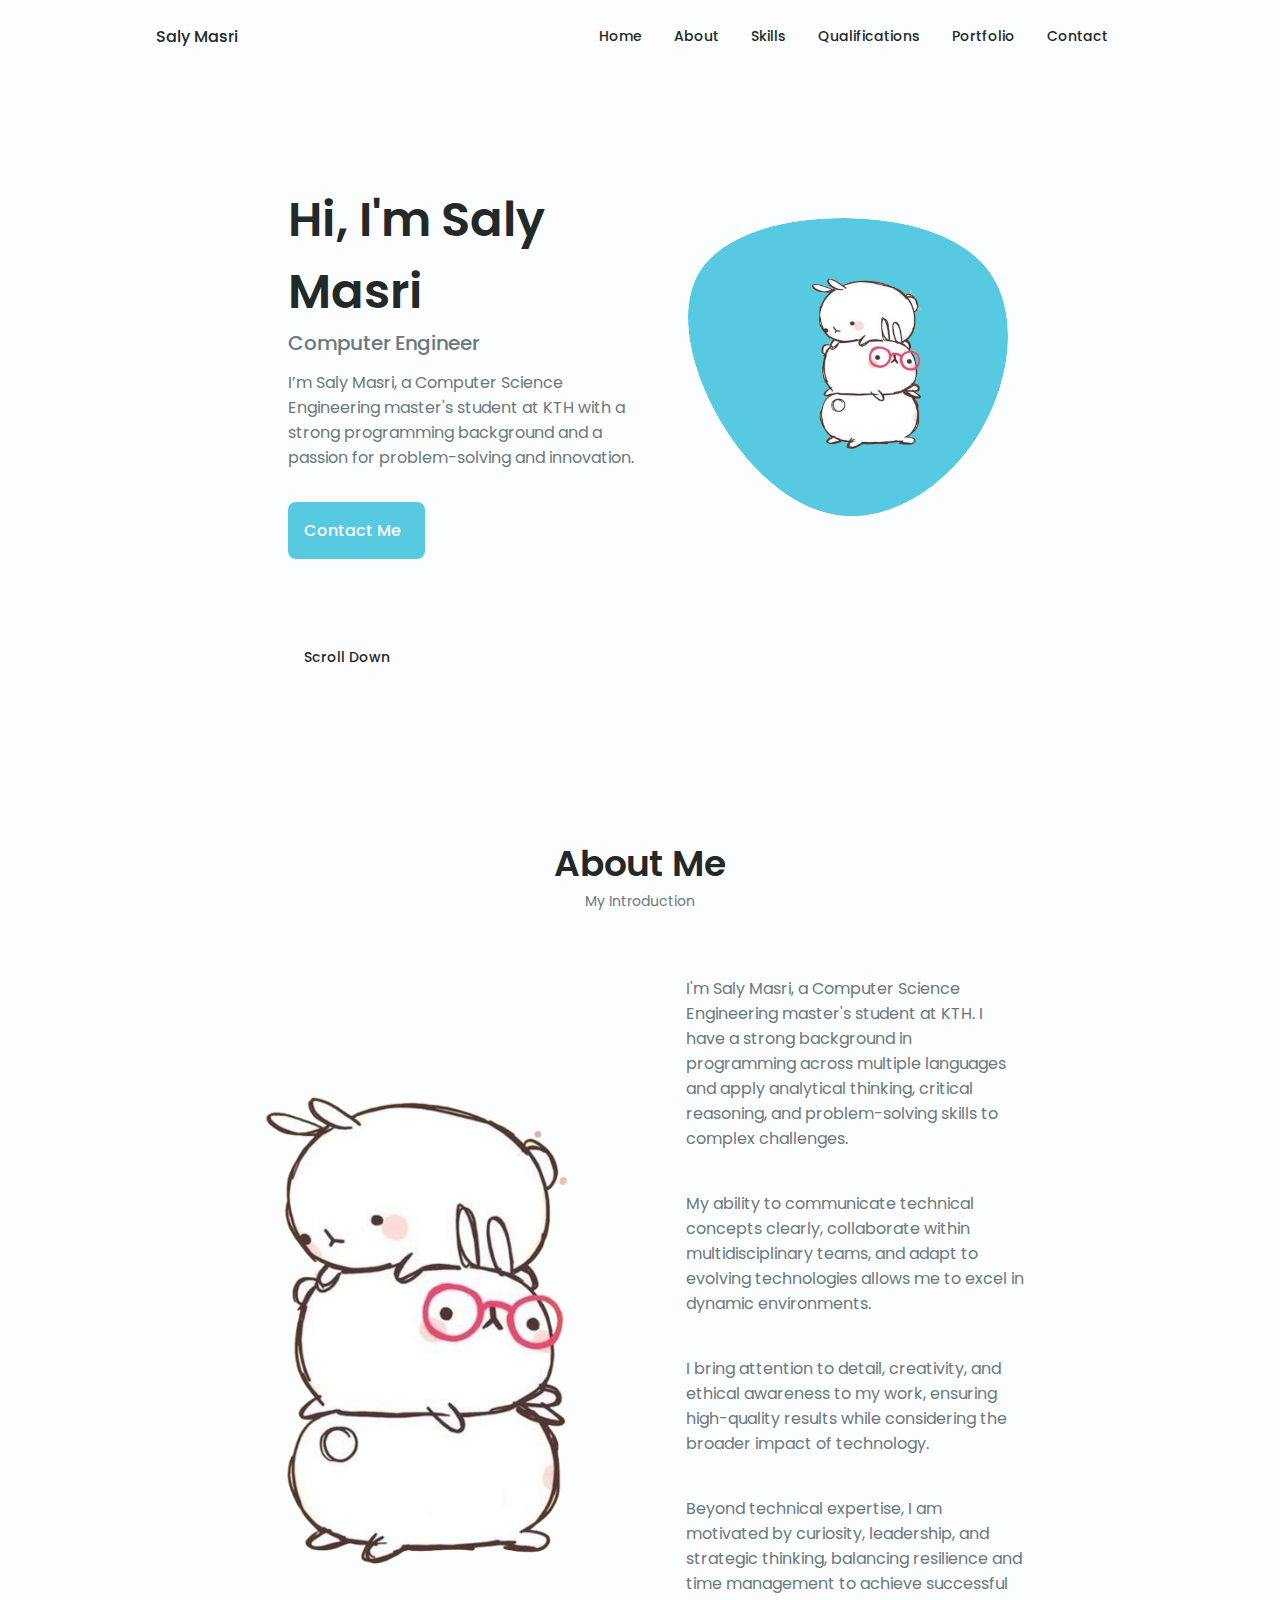
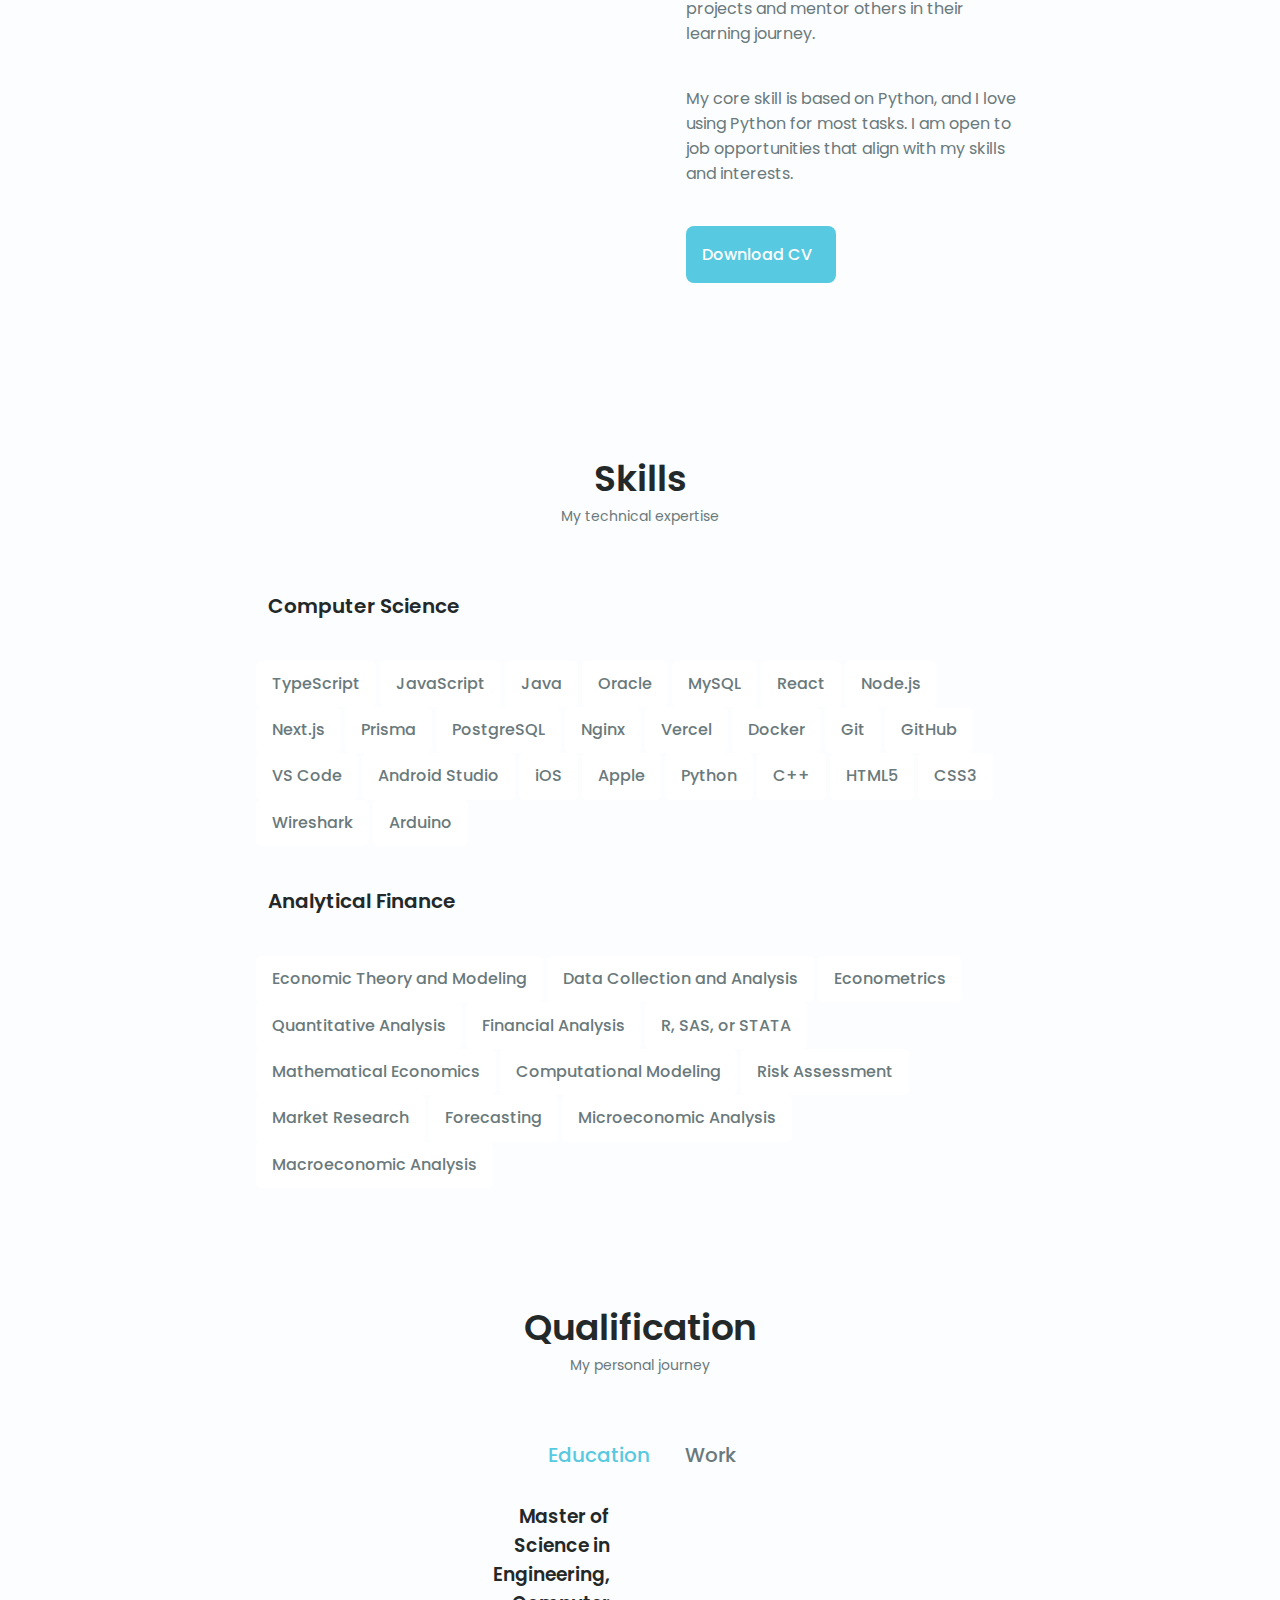
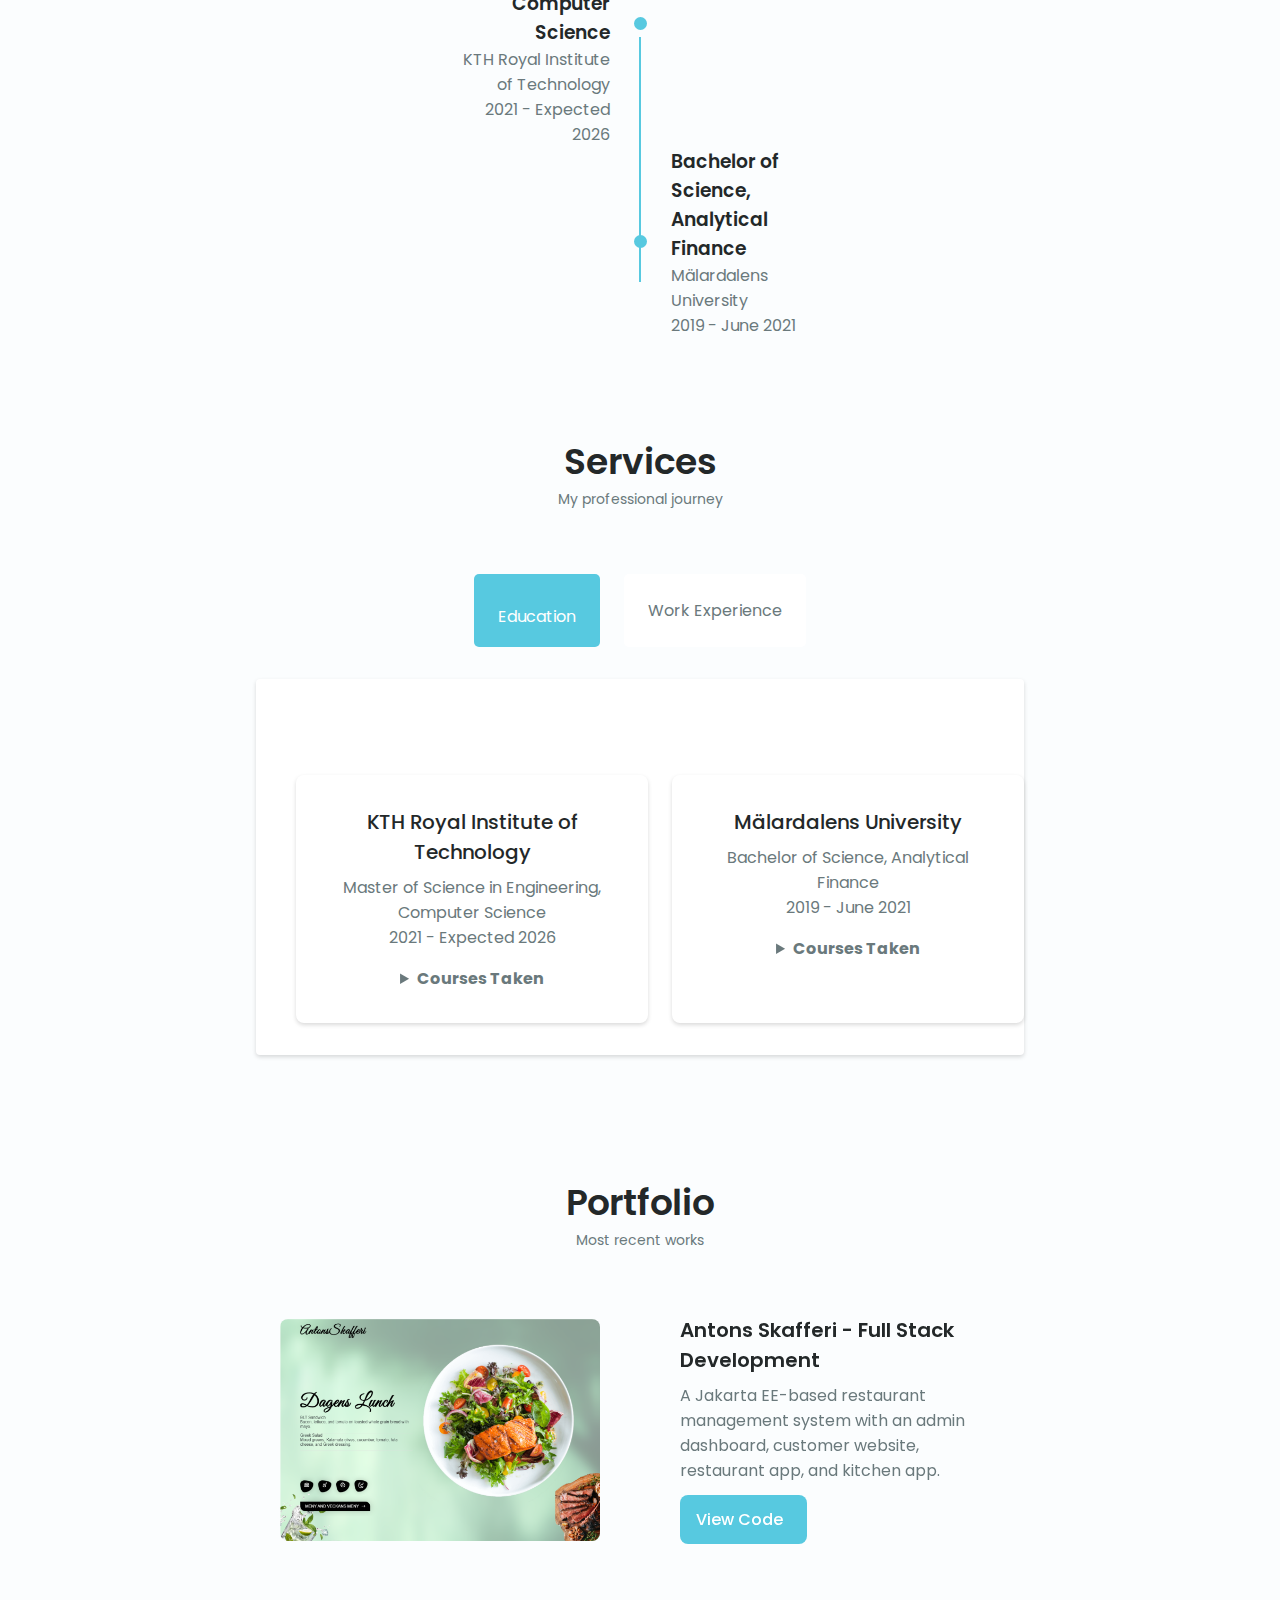
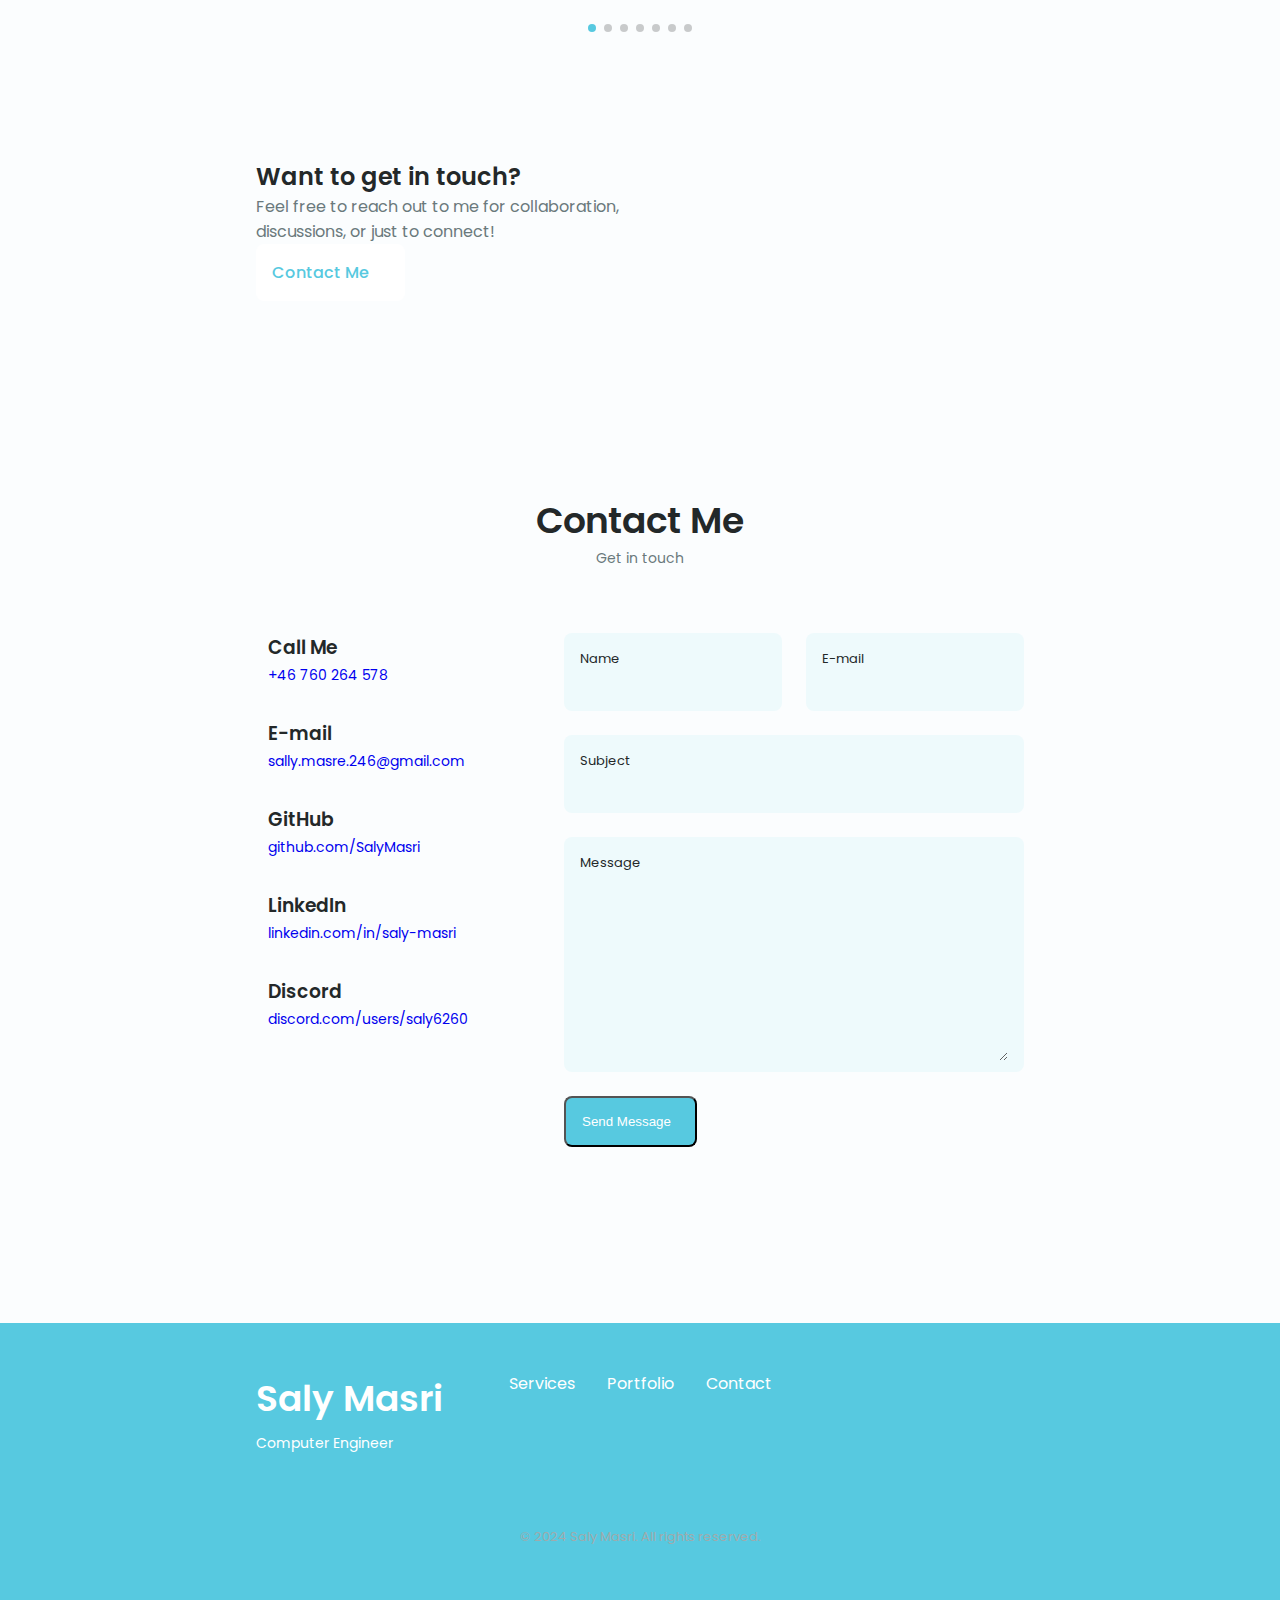
<file: index.html>
<!DOCTYPE html>
    <html lang="en">
    <head>
        <meta charset="UTF-8">
        <meta name="viewport" content="width=device-width, initial-scale=1.0">

        <!--==================== UNICONS ====================-->
        <link rel="stylesheet" href="https://unicons.iconscout.com/release/v4.0.0/css/line.css">
        
        <!--==================== SWIPER CSS ====================-->
        <link rel="stylesheet" href="./packages/css/swiper-bundle.min.css">
        
        <!--==================== CSS ====================-->
        <link rel="stylesheet" href="./packages/css/styles.css">

        <title>Saly</title>
    </head>
    <body>
        <!--==================== HEADER ====================-->
        <header class="header" id="header">
            <nav class="nav container">
                <a href="#" class="nav__logo">Saly Masri</a>
                <div class="nav__menu" id="nav-menu">
                    <ul class="nav__list grid">
                        <li class="nav__item">
                            <a href="#home" class="nav__link">
                                <i class="uil uil-estate nav__icon"></i>Home
                            </a>
                        </li>
                        <li class="nav__item">
                            <a href="#about" class="nav__link">
                                <i class="uil uil-user nav__icon"></i>About
                            </a>
                        </li>
                        <li class="nav__item">
                            <a href="#skills" class="nav__link">
                                <i class="uil uil-file-alt nav__icon"></i>Skills
                            </a>
                        </li>
                          <li class="nav__item">
                            <a href="#qualifications" class="nav__link">
                                <i class="uil uil-briefcase-alt nav__icon"></i>Qualifications
                            </a>
                        </li>
                        <li class="nav__item">
                            <a href="#portfolio" class="nav__link">
                                <i class="uil uil-scenery nav__icon"></i>Portfolio                                
                            </a>
                        </li>
                        <li class="nav__item">
                            <a href="#contact" class="nav__link">
                                <i class="uil uil-message nav__icon"></i>Contact                               
                            </a>
                        </li>
                    </ul>
                    <i class="uil uil-times nav__close" id="nav-close"></i>
                </div>
                <div class="nav__btns">
                    <!-- Theme change button -->

                    <i class="uil uil-moon change-theme" id="theme-button"></i>

                    <div class="nav__toggle" id="nav-toggle">
                        <i class="uil uil-apps"></i>
                    </div>
                </div>
            </nav>
        </header>

        <!--==================== MAIN ====================-->
        <main class="main">
            <!--==================== HOME ====================-->
            <section class="home section" id="home">
                <div class="home__container container grid">
                    <div class="home__content grid">
                        <div class="home__social">
                            <a href="https://www.linkedin.com/in/saly-masri" target="_blank" class="home__social-icon">
                                <i class="uil uil-linkedin-alt"></i>
                            </a>
                            <a href="https://discord.com/users/saly6260" target="_blank" class="home__social-icon">
                                <i class="uil uil-discord-alt"></i>
                            </a>
                            <a href="https://github.com/SalyMasri" target="_blank" class="home__social-icon">
                                <i class="uil uil-github-alt"></i>
                            </a>
                        </div>
            
                        <div class="home__img">
                            <svg class="home__blob" viewBox="0 0 200 187" xmlns="http://www.w3.org/2000/svg" xmlns:xlink="http://www.w3.org/1999/xlink">
                                <!-- Masking Shape -->
                                <mask id="mask0" mask-type="alpha">
                                    <path d="M190.312 36.4879C206.582 62.1187 201.309 102.826 182.328 134.186C163.346 165.547 
                                    130.807 187.559 100.226 186.353C69.6454 185.297 41.0228 161.023 21.7403 129.362C2.45775 
                                    97.8511 -7.48481 59.1033 6.67581 34.5279C20.9871 10.1032 59.7028 -0.149132 97.9666 
                                    0.00163737C136.23 0.303176 174.193 10.857 190.312 36.4879Z"/>
                                </mask>
                                
                                <g mask="url(#mask0)">
                                    <!-- Background Shape -->
                                    <path d="M190.312 36.4879C206.582 62.1187 201.309 102.826 182.328 134.186C163.346 
                                    165.547 130.807 187.559 100.226 186.353C69.6454 185.297 41.0228 161.023 21.7403 
                                    129.362C2.45775 97.8511 -7.48481 59.1033 6.67581 34.5279C20.9871 10.1032 59.7028 
                                    -0.149132 97.9666 0.00163737C136.23 0.303176 174.193 10.857 190.312 36.4879Z"/>
                                    
                                    <!-- Updated Image with Correct Sizing and Positioning -->
                                    <image class="home__blob-img" x="5" y="10" width="160" height="160" xlink:href="packages/images/saly-masri.png"/>

                                </g>
                            </svg>
                        </div>
                        
            
                        <div class="home__data">
                            <h1 class="home__title">Hi, I'm Saly Masri</h1>
                            <h3 class="home__subtitle">Computer Engineer</h3>
                            <p class="home__description">
                                I’m Saly Masri, a Computer Science Engineering master's student at KTH with a strong programming background and a passion for problem-solving and innovation.
                            </p>
                            <a href="#contact" class="button button--flex home__button">
                                Contact Me<i class="uil uil-message button__icon"></i>
                            </a>
                        </div>
                    </div>

                    <div class="home__scroll">
                        <a href="#about" class="home__scroll-button button--flex">
                            <i class="uil uil-mouse-alt home__scroll-mouse"></i>
                            <span class="home__scroll-name">Scroll Down</span>
                            <i class="uil uil-arrow-down home__scroll-arrow"></i>
                        </a>
                    </div>
                </div>
            </section>

            <!--==================== ABOUT ====================-->
            <section class="about section" id="about">
                <h2 class="section__title">About Me</h2>
                <span class="section__subtitle">My Introduction</span>
            
                <div class="about__container container grid">
                    <img src="packages/images/saly-masri.png" alt="Saly Masri" class="about__img">
                    <div class="about__data">
                        <p class="about__description">
                            I'm Saly Masri, a Computer Science Engineering master's student at KTH. 
                            I have a strong background in programming across multiple languages and apply analytical thinking, 
                            critical reasoning, and problem-solving skills to complex challenges.
                        </p>
                        <p class="about__description">
                            My ability to communicate technical concepts clearly, collaborate within multidisciplinary teams, 
                            and adapt to evolving technologies allows me to excel in dynamic environments.
                        </p>
                        <p class="about__description">
                            I bring attention to detail, creativity, and ethical awareness to my work, 
                            ensuring high-quality results while considering the broader impact of technology.
                        </p>
                        <p class="about__description">
                            Beyond technical expertise, I am motivated by curiosity, leadership, and strategic thinking, 
                            balancing resilience and time management to achieve successful projects and mentor others in their learning journey.
                        </p>
                        <p class="about__description">
                            My core skill is based on Python, and I love using Python for most tasks. 
                            I am open to job opportunities that align with my skills and interests.
                        </p>
            
                        <div class="about__buttons">
                            <a download="CVAT.pdf" href="packages/CVAT.pdf" class="button button--flex">
                                Download CV <i class="uil uil-download-alt button__icon"></i>
                            </a>

                        </div>
                    </div>
                </div>
            </section>
            

            <!--==================== SKILLS ====================-->
            <section class="skills section" id="skills">
                <h2 class="section__title">Skills</h2>
                <span class="section__subtitle">My technical expertise</span>
            
                <div class="skills__container container grid">
                    <!--==================== COMPUTER SCIENCE ====================-->
                    <div class="skills__content skills__open">
                        <div class="skills__header">
                            <i class="uil uil-brackets-curly skills__icon"></i>
                            <div>
                                <h1 class="skills__title">Computer Science</h1>
                            </div>
                        </div>
                        <div class="skills__list grid">
                            <div class="skills__horizontal">
                                <span class="skills__name">TypeScript</span>
                                <span class="skills__name">JavaScript</span>
                                <span class="skills__name">Java</span>
                                <span class="skills__name">Oracle</span>
                                <span class="skills__name">MySQL</span>
                                <span class="skills__name">React</span>
                                <span class="skills__name">Node.js</span>
                                <span class="skills__name">Next.js</span>
                                <span class="skills__name">Prisma</span>
                                <span class="skills__name">PostgreSQL</span>
                                <span class="skills__name">Nginx</span>
                                <span class="skills__name">Vercel</span>
                                <span class="skills__name">Docker</span>
                                <span class="skills__name">Git</span>
                                <span class="skills__name">GitHub</span>
                                <span class="skills__name">VS Code</span>
                                <span class="skills__name">Android Studio</span>
                                <span class="skills__name">iOS</span>
                                <span class="skills__name">Apple</span>
                                <span class="skills__name">Python</span>
                                <span class="skills__name">C++</span>
                                <span class="skills__name">HTML5</span>
                                <span class="skills__name">CSS3</span>
                                <span class="skills__name">Wireshark</span>
                                <span class="skills__name">Arduino</span>
                            </div>
                        </div>
                    </div>
            
                    <!--==================== ANALYTICAL FINANCE ====================-->
                    <div class="skills__content skills__open">
                        <div class="skills__header">
                            <i class="uil uil-money-bill skills__icon"></i>
                            <div>
                                <h1 class="skills__title">Analytical Finance</h1>
                            </div>
                        </div>
                        <div class="skills__list grid">
                            <div class="skills__horizontal">
                                <span class="skills__name">Economic Theory and Modeling</span>
                                <span class="skills__name">Data Collection and Analysis</span>
                                <span class="skills__name">Econometrics</span>
                                <span class="skills__name">Quantitative Analysis</span>
                                <span class="skills__name">Financial Analysis</span>
                                <span class="skills__name">R, SAS, or STATA</span>
                                <span class="skills__name">Mathematical Economics</span>
                                <span class="skills__name">Computational Modeling</span>
                                <span class="skills__name">Risk Assessment</span>
                                <span class="skills__name">Market Research</span>
                                <span class="skills__name">Forecasting</span>
                                <span class="skills__name">Microeconomic Analysis</span>
                                <span class="skills__name">Macroeconomic Analysis</span>
                            </div>
                        </div>
                    </div>
                </div>
            </section>
            

        <!--==================== QUALIFICATION ====================-->
<section class="qualification__section">
    <h2 class="section__title">Qualification</h2>
    <span class="section__subtitle">My personal journey</span>

    <div class="qualification__container container">
        <div class="qualification__tabs">
            <div class="qualification__button button--flex qualification__active" data-target="#education">
                <i class="uil uil-graduation-cap qualification__icon"></i>
                Education
            </div>
    
            <div class="qualification__button button--flex" data-target="#work">
                <i class="uil uil-briefcase-alt qualification__icon"></i>
                Work
            </div>
        </div>

        <!-- Qualification Sections Wrapper -->
        <div class="qualification__sections">
            
            <!--==================== EDUCATION CONTENT ====================-->
            <div class="qualification__content qualification__active" data-content id="education">
                <div class="qualification__data">
                    <div>
                        <h3 class="qualification__title">Master of Science in Engineering, Computer Science</h3>
                        <span class="qualification__subtitle">KTH Royal Institute of Technology</span>
                        <div class="qualification__calendar">
                            <i class="uil uil-calendar-alt"></i>
                            2021 - Expected 2026
                        </div>
                    </div>
    
                    <div>
                        <span class="qualification__rounder"></span>
                        <span class="qualification__line"></span>
                    </div>
                </div>

                <div class="qualification__data">
                    <div></div>
                    <div>
                        <span class="qualification__rounder"></span>
                    </div>
    
                    <div>
                        <h3 class="qualification__title">Bachelor of Science, Analytical Finance</h3>
                        <span class="qualification__subtitle">Mälardalens University</span>
                        <div class="qualification__calendar">
                            <i class="uil uil-calendar-alt"></i>
                            2019 - June 2021
                        </div>
                    </div>
                </div>
            </div>

            <!--==================== WORK EXPERIENCE CONTENT ====================-->
            <div class="qualification__content" data-content id="work">
                <div class="qualification__data">
                    <div>
                        <h3 class="qualification__title">Software Developer</h3>
                        <span class="qualification__subtitle">Freelance</span>
                        <div class="qualification__calendar">
                            <i class="uil uil-calendar-alt"></i>
                            2023 - 2024
                        </div>
                    </div>

                    <div>
                        <span class="qualification__rounder"></span>
                        <span class="qualification__line"></span>
                    </div>
                </div>

                <div class="qualification__data">
                    <div class="qualification__empty"></div> 
                    <div>
                        <span class="qualification__rounder"></span>
                        <span class="qualification__line"></span>
                    </div>

                    <div>
                        <h3 class="qualification__title">Tutor / Teacher</h3>
                        <span class="qualification__subtitle">Stiftelsen Läxhjälpen</span>
                        <div class="qualification__calendar">
                            <i class="uil uil-calendar-alt"></i>
                            2022 - Present
                        </div>
                    </div>
                </div>

                <div class="qualification__data">
                    <div>
                        <h3 class="qualification__title">Interviewer</h3>
                        <span class="qualification__subtitle">Gullers Grupp AB</span>
                        <div class="qualification__calendar">
                            <i class="uil uil-calendar-alt"></i>
                            2023 - 2024
                        </div>
                    </div>

                    <div>
                        <span class="qualification__rounder"></span>
                        <span class="qualification__line"></span>
                    </div>
                </div>

                <div class="qualification__data">
                    <div></div>
                    <div>
                        <span class="qualification__rounder"></span>
                    </div>

                    <div>
                        <h3 class="qualification__title">Tutor / Teacher</h3>
                        <span class="qualification__subtitle">NTI Gymnasiet Skövde</span>
                        <div class="qualification__calendar">
                            <i class="uil uil-calendar-alt"></i>
                            2020 - 2021
                        </div>
                    </div>
                </div>
            </div>

        </div> <!-- End of qualification__sections -->
    </div> <!-- End of qualification__container -->
</section>

      <!--==================== SERVICES SECTION ====================-->
<section class="services section" id="services">
    <h2 class="section__title">Services</h2>
    <span class="section__subtitle">My professional journey</span>

    <!-- Tabs for Education & Work -->
    <div class="services__tabs">
        <div class="services__button button--flex services__active" data-target="#education">
            <i class="uil uil-graduation-cap services__icon"></i>
            Education
        </div>
        <div class="services__button button--flex" data-target="#work">
            <i class="uil uil-briefcase-alt services__icon"></i>
            Work Experience
        </div>
    </div>

    <div class="services__container container">
        <!--==================== EDUCATION CONTENT ====================-->
        <div class="services__content services__active" id="education">
            <div class="services__grid">
                <!--==================== EDUCATION 1 ====================-->
                <div class="services__card">
                    <i class="uil uil-graduation-cap services__icon"></i>
                    <h3 class="services__title">KTH Royal Institute of Technology</h3>
                    <p>Master of Science in Engineering, Computer Science<br>2021 - Expected 2026</p>
                    <details>
                        <summary class="services__summary">Courses Taken</summary>
                        <ul class="services__list">
                            <li>High-voltage Engineering</li>
                            <li>Artificial Neural Networks and Deep Architectures</li>
                            <li>Artificial Intelligence</li>
                            <li>Computer Security</li>
                            <li>Protocols and Principles of the Internet</li>
                            <li>Deep Learning in Data Science</li>
                            <li>Machine Learning</li>
                            <li>TCP/IP Internetworking</li>
                            <li>Web Programming</li>
                            <li>Theory of Programming Languages</li>
                            <li>Operating Systems</li>
                            <li>Application Development in Java</li>
                            <li>Academic Writing and Scientific Method</li>
                            <li>Data Structures and Algorithms</li>
                            <li>Circuit Theory and Electronics</li>
                            <li>Discrete Mathematics A</li>
                            <li>Programming Methodology</li>
                            <li>Multimedia and Communication Systems</li>
                            <li>Databases - Modelling and Implementing</li>
                            <li>Introduction to Embedded System Programming</li>
                            <li>Human-Computer Interaction</li>
                            <li>Object-Based Programming</li>
                            <li>Digital Electronics with VHDL</li>
                            <li>Cryptography</li>
                        </ul>
                    </details>
                </div>
        
                <!--==================== EDUCATION 2 ====================-->
                <div class="services__card">
                    <i class="uil uil-university services__icon"></i>
                    <h3 class="services__title">Mälardalens University</h3>
                    <p>Bachelor of Science, Analytical Finance<br>2019 - June 2021</p>
                    <details>
                        <summary class="services__summary">Courses Taken</summary>
                        <ul class="services__list">
                            <li>International Trade Theory</li>
                            <li>Macroeconomic Principles</li>
                            <li>Management Accounting</li>
                            <li>Introduction to Financial Mathematics</li>
                            <li>Financial Accounting</li>
                            <li>Applied Microeconomics</li>
                            <li>Methods of Statistical Inference</li>
                            <li>Probability</li>
                            <li>Numerical Methods with MATLAB</li>
                        </ul>
                    </details>
                </div>
            </div>
        </div>
        

      <!--==================== WORK EXPERIENCE CONTENT ====================-->
<div class="services__content" id="work">
    <div class="services__grid">
        <!--==================== WORK 1: Freelance ====================-->
        <div class="services__card">
            <i class="uil uil-laptop services__icon"></i>
            <h3 class="services__title">Freelance</h3>
            <p>Software Developer</p>
            <details>
                <summary class="services__summary">View Details</summary>
                <ul class="services__list">
                    <li>Developed financial software that reduced project evaluation time from 2-3 months to 1-2 weeks.</li>
                    <li>Built an interactive UI and backend using Python, SQLite, and PostgreSQL for efficient data management.</li>
                    <li>Implemented advanced search and sorting algorithms (Hash Map, B+ Tree, Trie) for rapid data retrieval.</li>
                    <li>Optimized performance with Redis Cache, indexing, and parallel processing.</li>
                </ul>
            </details>
        </div>

        <!--==================== WORK 2: Stiftelsen Läxhjälpen ====================-->
        <div class="services__card">
            
            <i class="uil uil-book services__icon"></i>
            <h3 class="services__title">Stiftelsen Läxhjälpen</h3>
            <p>Tutor / Teacher</p>
            <details>
                <summary class="services__summary">View Details</summary>
                <ul class="services__list">
                    <li>Provided personalized tutoring in mathematics and science, helping students overcome academic challenges.</li>
                    <li>Developed adaptive study plans tailored to students' learning styles.</li>
                    <li>Improved communication skills by simplifying complex concepts.</li>
                    <li>Built students' confidence through structured learning support.</li>
                </ul>
            </details>
        </div>

        <!--==================== WORK 3: Gullers Grupp AB ====================-->
        <div class="services__card">
            <i class="uil uil-microphone services__icon"></i>
            <h3 class="services__title">Gullers Grupp AB</h3>
            <p>Interviewer</p>
            <details>
                <summary class="services__summary">View Details</summary>
                <ul class="services__list">
                    <li>Conducted interviews and gathered precise data for a social science research study.</li>
                    <li>Enhanced interpersonal skills by engaging with diverse individuals.</li>
                    <li>Practiced adaptability in unexpected interview situations.</li>
                    <li>Improved active listening for accurate data collection.</li>
                </ul>
            </details>
        </div>

        <!--==================== WORK 4: NTI Gymnasiet Skövde ====================-->
        <div class="services__card">
            <i class="uil uil-book services__icon"></i>
            <h3 class="services__title">NTI Gymnasiet Skövde</h3>
            <p>Tutor / Teacher</p>
            <details>
                <summary class="services__summary">View Details</summary>
                <ul class="services__list">
                    <li>Provided guidance and support to high school students in computer science and programming.</li>
                    <li>Ensured explanations were clear and resources were reliable.</li>
                    <li>Helped students prepare for their final exams with structured learning plans.</li>
                </ul>
            </details>
        </div>
    </div>
</div>



        <!--==================== PORTFOLIO ====================-->
        <section class="portfolio section" id="portfolio">

            <h2 class="section__title">Portfolio</h2>
            <span class="section__subtitle">Most recent works</span>

            <div class="portfolio__container container swiper-container">
                <div class="swiper-wrapper">
        <!--==================== PORTFOLIO 1 ====================-->
       
        <!--==================== PROJECT 1 ====================-->
        <div class="portfolio__content grid swiper-slide">
            <img src="./packages/images/AntonsSkafferi.png" alt="Antons Skafferi" class="portfolio__img">
            <div class="portfolio__data">
                <h3 class="portfolio__title">Antons Skafferi - Full Stack Development</h3>
                <p class="portfolio__description">A Jakarta EE-based restaurant management system with an admin dashboard, customer website, restaurant app, and kitchen app.</p>
                <a href="https://github.com/SalyMasri/Java" class="button button--flex button--small portfolio__button">
                    View Code <i class="uil uil-arrow-right button__icon"></i>
                </a>
            </div>
        </div>

        <!--==================== PROJECT 2 ====================-->
        <div class="portfolio__content grid swiper-slide">
            <img src="./packages/images/HMM.jpg" alt="Hidden Markov Models" class="portfolio__img">
            <div class="portfolio__data">
                <h3 class="portfolio__title">Hidden Markov Models: Forward & Viterbi</h3>
                <p class="portfolio__description">Implemented probabilistic sequence analysis using Forward and Viterbi algorithms to model hidden states.</p>
                <a href="https://github.com/SalyMasri/HMM" class="button button--flex button--small portfolio__button">
                    View Code <i class="uil uil-arrow-right button__icon"></i>
                </a>
            </div>
        </div>

        <!--==================== PROJECT 3 ====================-->
        <div class="portfolio__content grid swiper-slide">
            <img src="./packages/images/RBF.gif" alt="RBF Networks" class="portfolio__img">
            <div class="portfolio__data">
                <h3 class="portfolio__title">RBF Networks & Competitive Learning</h3>
                <p class="portfolio__description">Explored function approximation, clustering, and adaptive learning using RBF networks, competitive learning, and self-organizing maps.</p>
                <a href="https://github.com/SalyMasri/RBF_CL_SOM" class="button button--flex button--small portfolio__button">
                    View Code <i class="uil uil-arrow-right button__icon"></i>
                </a>
            </div>
        </div>

        <!--==================== PROJECT 4 ====================-->
        <div class="portfolio__content grid swiper-slide">
            <img src="./packages/images/Hopfield.gif" alt="Hopfield Networks" class="portfolio__img">
            <div class="portfolio__data">
                <h3 class="portfolio__title">Hopfield Networks & Associative Memory</h3>
                <p class="portfolio__description">Investigated pattern completion, noise resistance, and energy-based convergence in Hopfield networks.</p>
                <a href="https://github.com/SalyMasri/HopfieldNetworks" class="button button--flex button--small portfolio__button">
                    View Code <i class="uil uil-arrow-right button__icon"></i>
                </a>
            </div>
        </div>

        <!--==================== PROJECT 5 ====================-->
        <div class="portfolio__content grid swiper-slide">
            <img src="./packages/images/SVM.gif" alt="SVMs & Kernel Tricks" class="portfolio__img">
            <div class="portfolio__data">
                <h3 class="portfolio__title">Support Vector Machines (SVMs) & Kernel Tricks</h3>
                <p class="portfolio__description">Explored the effectiveness of different SVM kernels for classification and generalization.</p>
                <a href="https://github.com/SalyMasri/Support_Vector_Machine" class="button button--flex button--small portfolio__button">
                    View Code <i class="uil uil-arrow-right button__icon"></i>
                </a>
            </div>
        </div>

        <!--==================== PROJECT 6 ====================-->
        <div class="portfolio__content grid swiper-slide">
            <img src="./packages/images/security.jpg" alt="Security Assignments" class="portfolio__img">
            <div class="portfolio__data">
                <h3 class="portfolio__title">Security Assignments – Hashing, Exploitation, Malware & Attacks</h3>
                <p class="portfolio__description">Implemented cryptographic attacks, buffer overflows, and malware detection techniques.</p>
                <a href="https://github.com/SalyMasri/Computer-Security" class="button button--flex button--small portfolio__button">
                    View Code <i class="uil uil-arrow-right button__icon"></i>
                </a>
            </div>
        </div>

        <!--==================== PROJECT 7 ====================-->
        <div class="portfolio__content grid swiper-slide">
            <img src="./packages/images/protocols.png" alt="DNS & TCP Analysis" class="portfolio__img">
            <div class="portfolio__data">
                <h3 class="portfolio__title">Protocols & Internet – DNS & TCP Analysis</h3>
                <p class="portfolio__description">Configured DNS servers and analyzed TCP protocol behavior using Wireshark.</p>
                <a href="https://github.com/SalyMasri/Protocols-and-Principles-of-the-Internet" class="button button--flex button--small portfolio__button">
                    View Code <i class="uil uil-arrow-right button__icon"></i>
                </a>
            </div>
        </div>
    </div>

            <!-- add arrows-->
            <div class="swiper-button-next">
                <i class="uil uil-angle-right-b swiper-portfolio-icon"></i>
            </div>

            <div class="swiper-button-prev">
                <i class="uil uil-angle-left-b swiper-portfolio-icon"></i>
            </div>

            <!-- Add Pagination -->
            <div class="swiper-pagination"></div>
            
        
        </div>

        </section>

        <!--==================== PROJECT IN MIND ====================-->
        <section class="contact section">
            <div class="contact__bg">
                <div class="contact__container container grid">
                    <div class="contact__data">
                        <h2 class="contact__title">Want to get in touch?</h2>
                        <p class="contact__description">
                            Feel free to reach out to me for collaboration, discussions, or just to connect!
                        </p>
                        <a href="#contact" class="button button--flex button--white">Contact Me
                            <i class="uil uil-message contact__icon button__icon"></i>
                        </a>
                    </div>
                    <!-- <img src="assets/img/contact.png" alt="" class="contact__img"> -->
                </div>
            </div>
        </section>
        

        

        <!--==================== CONTACT ME ====================-->
<section class="contact section" id="contact">
    <h2 class="section__title">Contact Me</h2>
    <span class="section__subtitle">Get in touch</span>

    <div class="contact__container container grid">
        <div>
            <div class="contact__information">
                <i class="uil uil-phone-alt contact__icon"></i>
                <div>
                    <h3 class="contact__title">Call Me</h3>
                    <span class="contact__subtitle"><a href="tel:+46760264578">+46 760 264 578</a></span>
                </div>
            </div>

            <div class="contact__information">
                <i class="uil uil-envelope contact__icon"></i>
                <div>
                    <h3 class="contact__title">E-mail</h3>
                    <span class="contact__subtitle">
                        <a href="mailto:sally.masre.246@gmail.com">sally.masre.246@gmail.com</a>
                    </span>
                </div>
            </div>

            <div class="contact__information">
                <i class="uil uil-github contact__icon"></i>
                <div>
                    <h3 class="contact__title">GitHub</h3>
                    <span class="contact__subtitle">
                        <a href="https://github.com/SalyMasri" target="_blank">github.com/SalyMasri</a>
                    </span>
                </div>
            </div>

            <div class="contact__information">
                <i class="uil uil-linkedin contact__icon"></i>
                <div>
                    <h3 class="contact__title">LinkedIn</h3>
                    <span class="contact__subtitle">
                        <a href="https://www.linkedin.com/in/saly-masri" target="_blank">linkedin.com/in/saly-masri</a>
                    </span>
                </div>
            </div>

            <div class="contact__information">
                <i class="uil uil-discord contact__icon"></i>
                <div>
                    <h3 class="contact__title">Discord</h3>
                    <span class="contact__subtitle">
                        <a href="https://discord.com/users/saly6260" target="_blank">discord.com/users/saly6260</a>
                    </span>
                </div>
            </div>
        </div>

        <!-- Contact Form -->
        <form action="" class="contact__form grid">
            <div class="contact__inputs grid">
                <div class="contact__content">
                    <label for="name" class="contact__label">Name</label>
                    <input type="text" id="name" class="contact__input" required>
                </div>

                <div class="contact__content">
                    <label for="email" class="contact__label">E-mail</label>
                    <input type="email" id="email" class="contact__input" required>
                </div>
            </div>

            <div class="contact__content">
                <label for="subject" class="contact__label">Subject</label>
                <input type="text" id="subject" class="contact__input">
            </div>

            <div class="contact__content">
                <label for="message" class="contact__label">Message</label>
                <textarea id="message" cols="0" rows="7" class="contact__input" required></textarea>
            </div>

            <div>
                <button type="submit" class="button button--flex">
                    Send Message
                    <i class="uil uil-message button__icon"></i>
                </button>
            </div>
        </form>
    </div>
</section>

    </main>
<!--==================== FOOTER ====================-->
<footer class="footer">
    <div class="footer__bg">
        <div class="footer__container container grid">
            <div>
                <h1 class="footer__title">Saly Masri</h1>
                <span class="footer__subtitle">Computer Engineer</span>
            </div>

            <ul class="footer__links">
                <li>
                    <a href="#services" class="footer__link">Services</a>
                </li>
                <li>
                    <a href="#portfolio" class="footer__link">Portfolio</a>
                </li>
                <li>
                    <a href="#contact" class="footer__link">Contact</a>
                </li>
            </ul>

            <div class="footer__socials">
                <a href="https://www.linkedin.com/in/saly-masri" target="_blank" class="footer__social">
                    <i class="uil uil-linkedin"></i>
                </a>
                <a href="https://discord.com/users/saly6260" target="_blank" class="footer__social">
                    <i class="uil uil-discord"></i>
                </a>
            </div>
        </div>
        <p class="footer__copy">&#169; 2024 Saly Masri. All rights reserved.</p>
    </div>
</footer>


    <!--==================== SCROLL TOP ====================-->
    <a href="#" class="scrollup" id="scroll-up">
        <i class="uil uil-arrow-up scrollup__icon"></i>
    </a>
    

    <!--==================== SWIPER JS ====================-->
    <script src="./packages/js/swiper-bundle.min.js"></script>

    <!--==================== MAIN JS ====================-->
    <script src="./packages/js/main.js"></script>
</body>

</html>
</file>
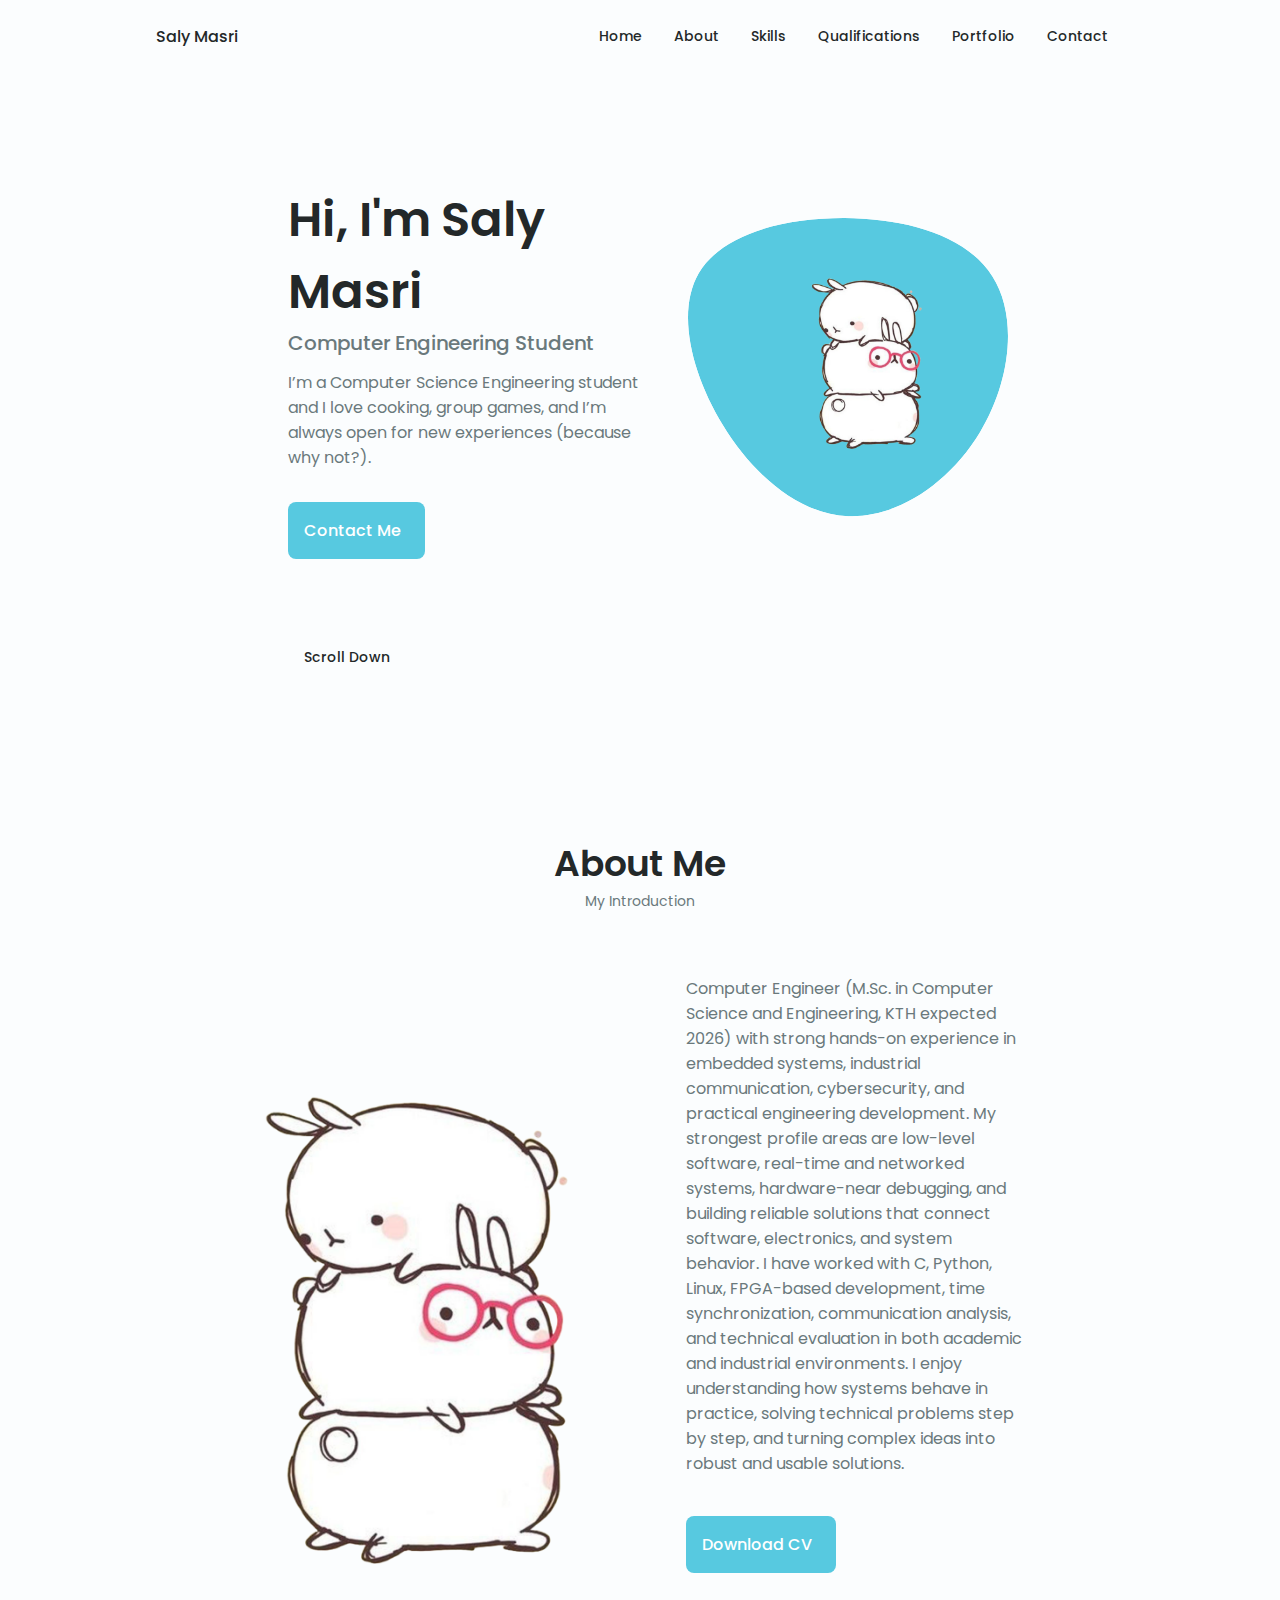
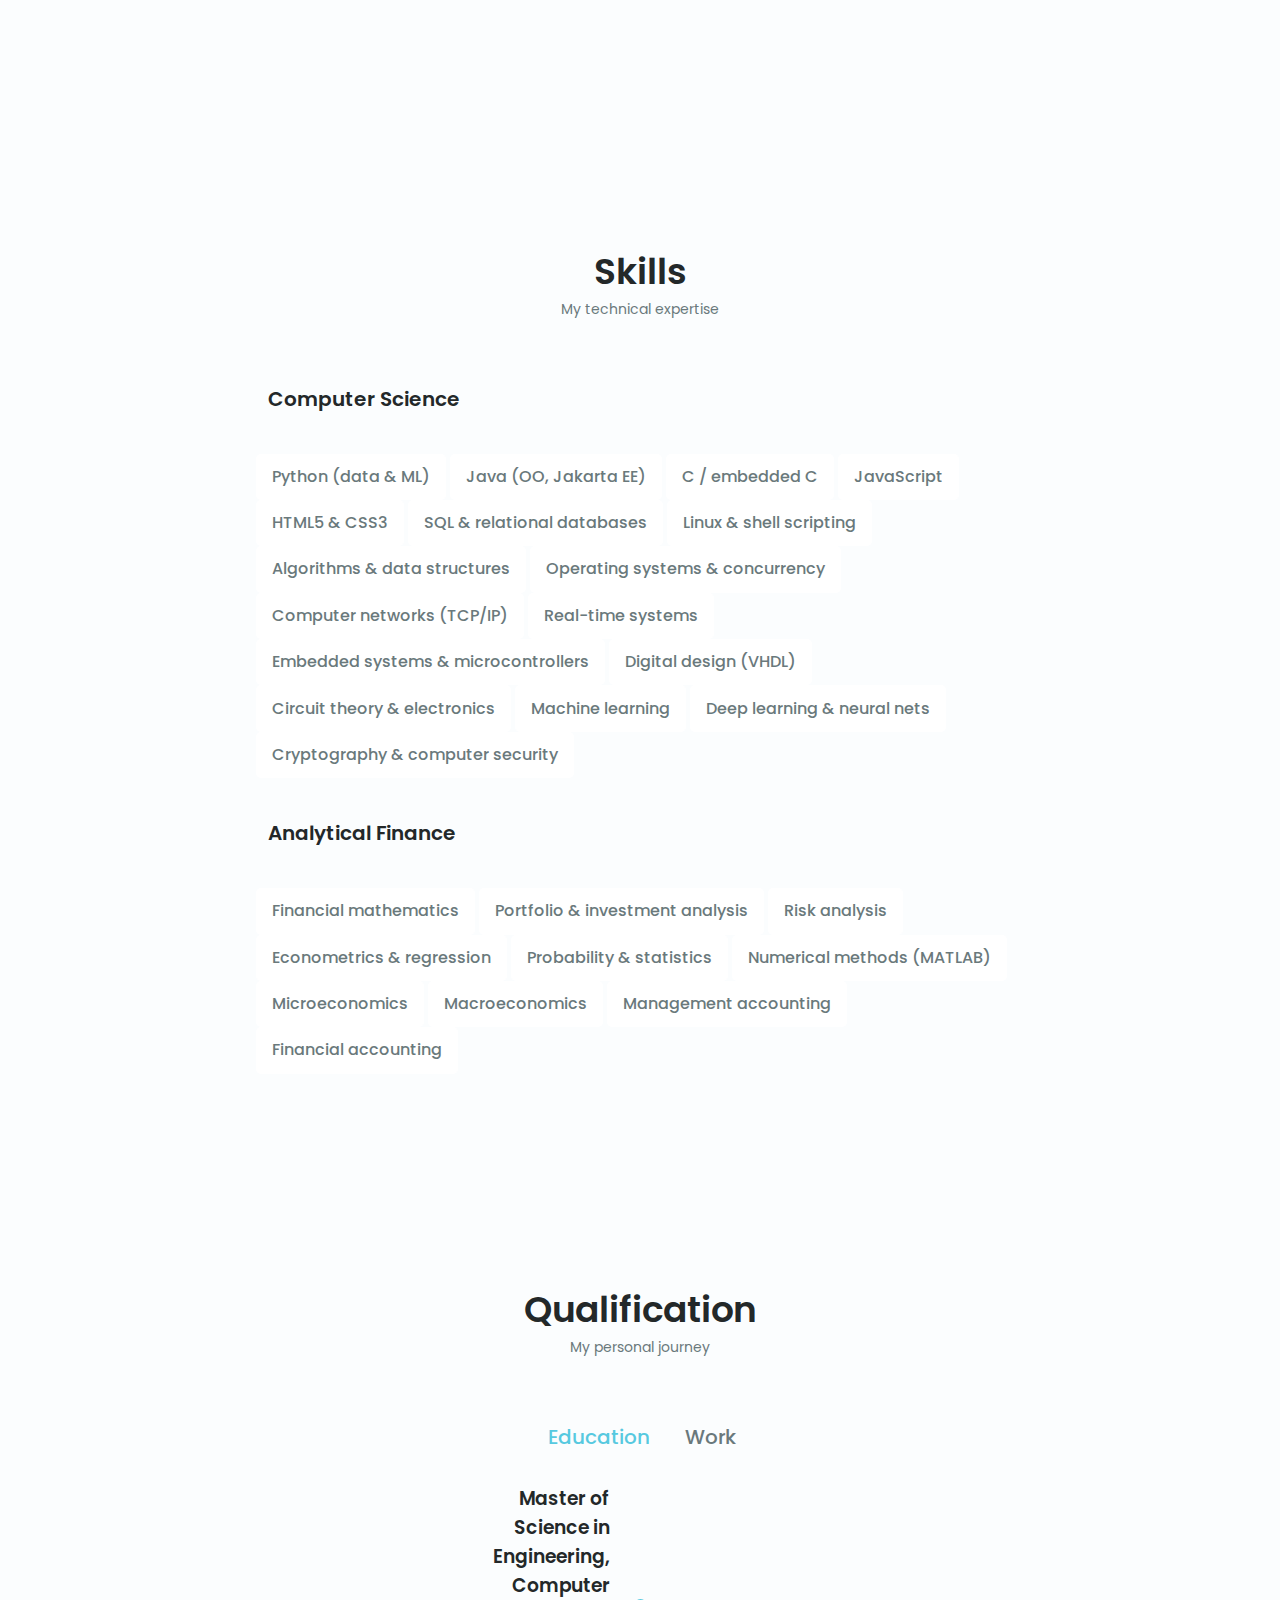
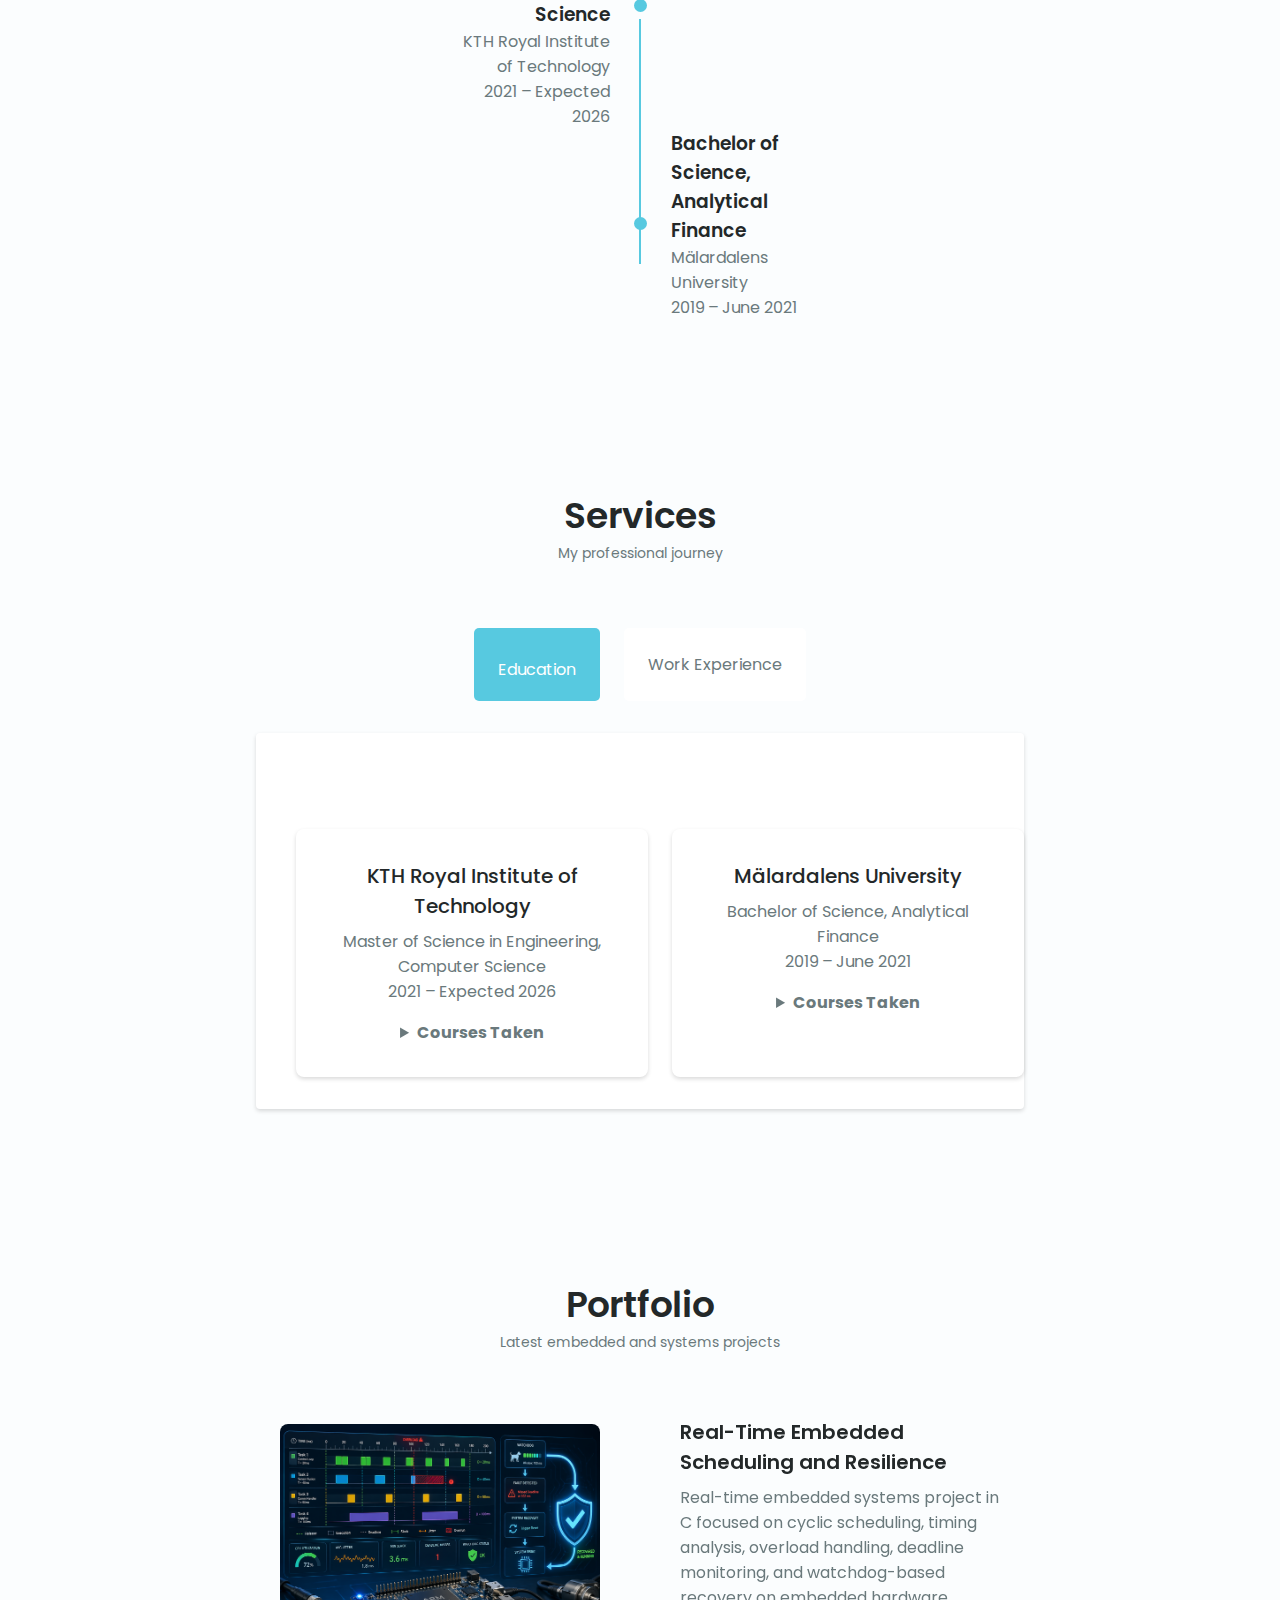
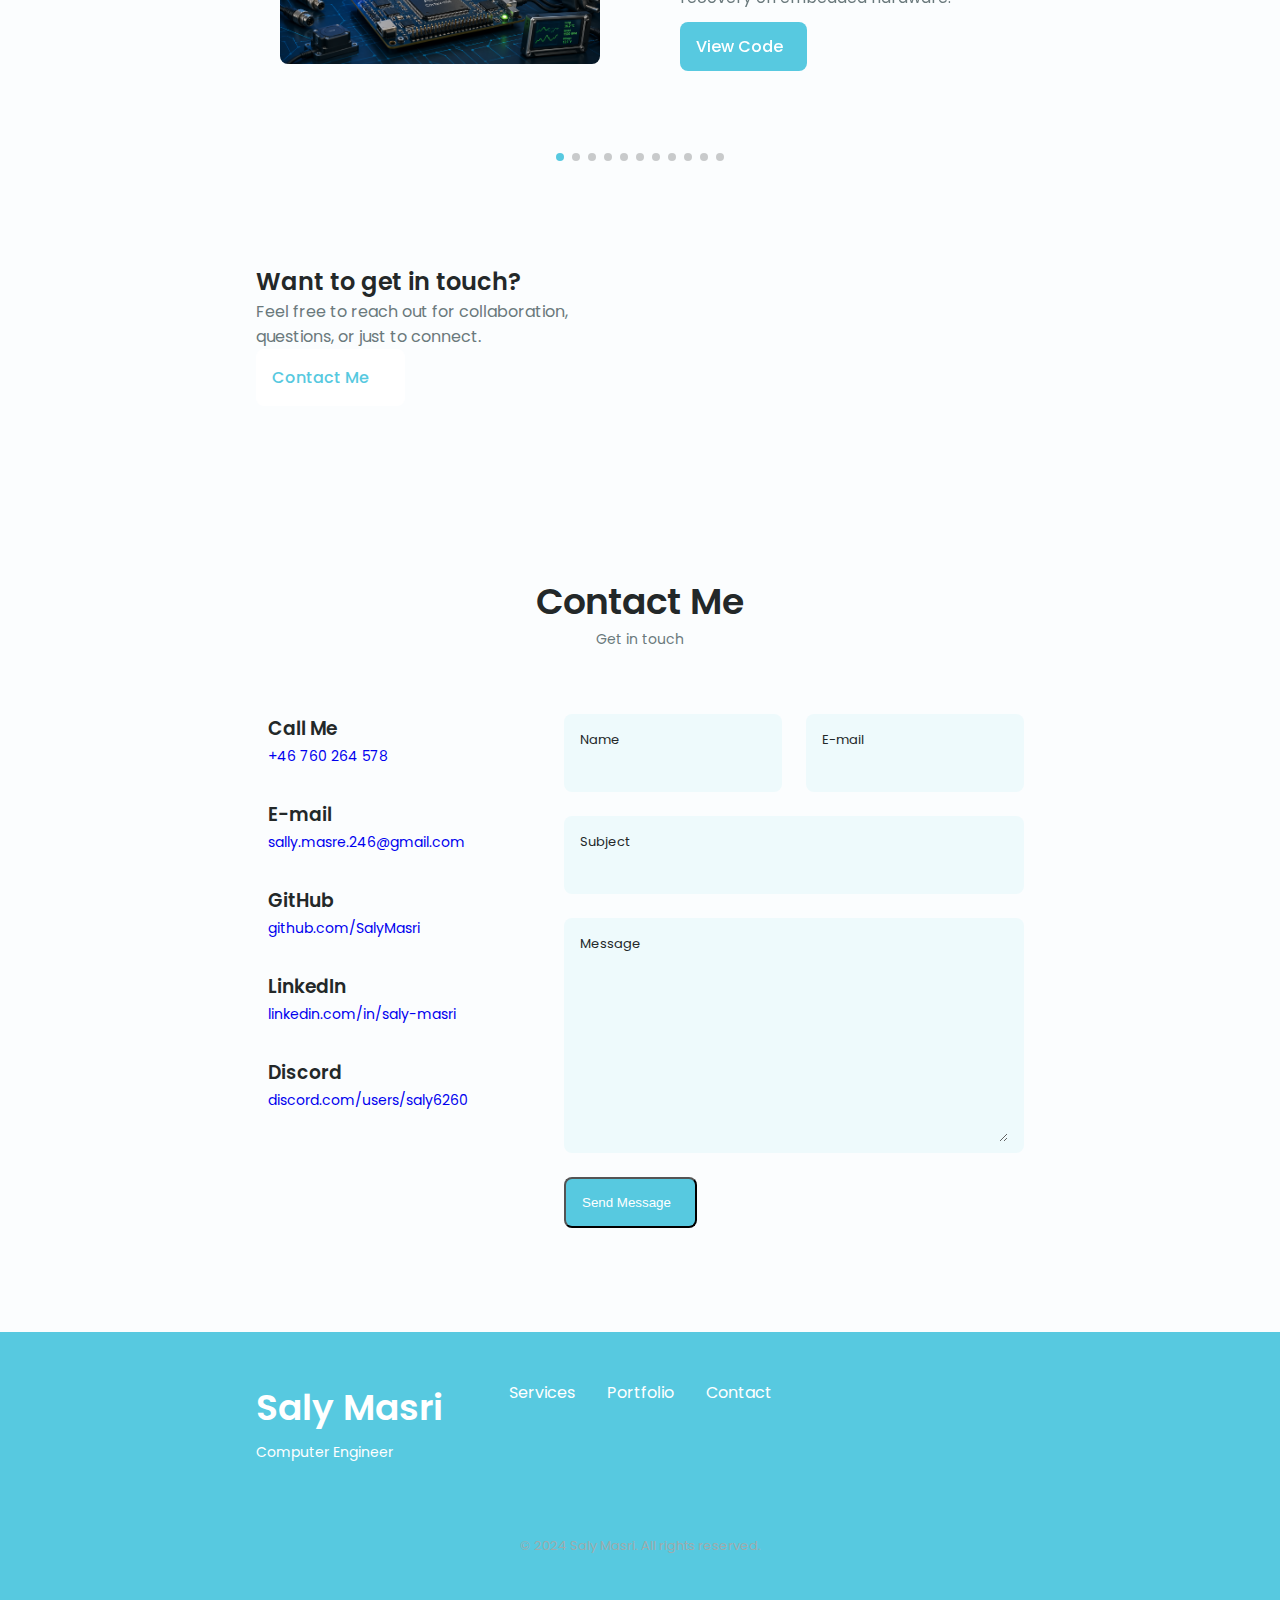
<file: my_site.html>
<!DOCTYPE html>
<html lang="en">
<head>
    <meta charset="UTF-8">
    <meta name="viewport" content="width=device-width, initial-scale=1.0">

    <!--==================== UNICONS ====================-->
    <link rel="stylesheet" href="https://unicons.iconscout.com/release/v4.0.0/css/line.css">
    
    <!--==================== SWIPER CSS ====================-->
    <link rel="stylesheet" href="./packages/css/swiper-bundle.min.css">
    
    <!--==================== CSS ====================-->
    <link rel="stylesheet" href="./packages/css/styles.css">

    <title>Saly</title>
</head>
<body>
    <!--==================== HEADER ====================-->
    <header class="header" id="header">
        <nav class="nav container">
            <a href="#" class="nav__logo">Saly Masri</a>
            <div class="nav__menu" id="nav-menu">
                <ul class="nav__list grid">
                    <li class="nav__item">
                        <a href="#home" class="nav__link">
                            <i class="uil uil-estate nav__icon"></i>Home
                        </a>
                    </li>
                    <li class="nav__item">
                        <a href="#about" class="nav__link">
                            <i class="uil uil-user nav__icon"></i>About
                        </a>
                    </li>
                    <li class="nav__item">
                        <a href="#skills" class="nav__link">
                            <i class="uil uil-file-alt nav__icon"></i>Skills
                        </a>
                    </li>
                    <li class="nav__item">
                        <a href="#qualifications" class="nav__link">
                            <i class="uil uil-briefcase-alt nav__icon"></i>Qualifications
                        </a>
                    </li>
                    <li class="nav__item">
                        <a href="#portfolio" class="nav__link">
                            <i class="uil uil-scenery nav__icon"></i>Portfolio
                        </a>
                    </li>
                    <li class="nav__item">
                        <a href="#contact" class="nav__link">
                            <i class="uil uil-message nav__icon"></i>Contact
                        </a>
                    </li>
                </ul>
                <i class="uil uil-times nav__close" id="nav-close"></i>
            </div>
            <div class="nav__btns">
                <i class="uil uil-moon change-theme" id="theme-button"></i>
                <div class="nav__toggle" id="nav-toggle">
                    <i class="uil uil-apps"></i>
                </div>
            </div>
        </nav>
    </header>

    <!--==================== MAIN ====================-->
    <main class="main">
        <!--==================== HOME ====================-->
        <section class="home section" id="home">
            <div class="home__container container grid">
                <div class="home__content grid">
                    <div class="home__social">
                        <a href="https://www.linkedin.com/in/saly-masri" target="_blank" class="home__social-icon">
                            <i class="uil uil-linkedin-alt"></i>
                        </a>
                        <a href="https://discord.com/users/saly6260" target="_blank" class="home__social-icon">
                            <i class="uil uil-discord-alt"></i>
                        </a>
                        <a href="https://github.com/SalyMasri" target="_blank" class="home__social-icon">
                            <i class="uil uil-github-alt"></i>
                        </a>
                    </div>

                    <div class="home__img">
                        <svg class="home__blob" viewBox="0 0 200 187" xmlns="http://www.w3.org/2000/svg" xmlns:xlink="http://www.w3.org/1999/xlink">
                            <mask id="mask0" mask-type="alpha">
                                <path d="M190.312 36.4879C206.582 62.1187 201.309 102.826 182.328 134.186C163.346 165.547 
                                130.807 187.559 100.226 186.353C69.6454 185.297 41.0228 161.023 21.7403 129.362C2.45775 
                                97.8511 -7.48481 59.1033 6.67581 34.5279C20.9871 10.1032 59.7028 -0.149132 97.9666 
                                0.00163737C136.23 0.303176 174.193 10.857 190.312 36.4879Z"/>
                            </mask>
                            
                            <g mask="url(#mask0)">
                                <path d="M190.312 36.4879C206.582 62.1187 201.309 102.826 182.328 134.186C163.346 
                                165.547 130.807 187.559 100.226 186.353C69.6454 185.297 41.0228 161.023 21.7403 
                                129.362C2.45775 97.8511 -7.48481 59.1033 6.67581 34.5279C20.9871 10.1032 59.7028 
                                -0.149132 97.9666 0.00163737C136.23 0.303176 174.193 10.857 190.312 36.4879Z"/>
                                <image class="home__blob-img" x="5" y="10" width="160" height="160" xlink:href="packages/images/saly-masri.png"/>
                            </g>
                        </svg>
                    </div>

                    <div class="home__data">
                        <h1 class="home__title">Hi, I'm Saly Masri</h1>
                        <h3 class="home__subtitle">Computer Engineering Student</h3>
                        <p class="home__description">
                            I’m a Computer Science Engineering student and I love cooking, group games, and I’m always open for new experiences (because why not?).
                        </p>
                        <a href="#contact" class="button button--flex home__button">
                            Contact Me<i class="uil uil-message button__icon"></i>
                        </a>
                    </div>
                </div>

                <div class="home__scroll">
                    <a href="#about" class="home__scroll-button button--flex">
                        <i class="uil uil-mouse-alt home__scroll-mouse"></i>
                        <span class="home__scroll-name">Scroll Down</span>
                        <i class="uil uil-arrow-down home__scroll-arrow"></i>
                    </a>
                </div>
            </div>
        </section>

        <!--==================== ABOUT ====================-->
        <section class="about section" id="about">
            <h2 class="section__title">About Me</h2>
            <span class="section__subtitle">My Introduction</span>
        
            <div class="about__container container grid">
                <img src="packages/images/saly-masri.png" alt="Saly Masri" class="about__img">
                <div class="about__data">
                    <p class="about__description">
                        Computer Engineer (M.Sc. in Computer Science and Engineering, KTH expected 2026) with strong hands-on experience in embedded systems, industrial communication, cybersecurity, and practical engineering development. My strongest profile areas are low-level software, real-time and networked systems, hardware-near debugging, and building reliable solutions that connect software, electronics, and system behavior. I have worked with C, Python, Linux, FPGA-based development, time synchronization, communication analysis, and technical evaluation in both academic and industrial environments. I enjoy understanding how systems behave in practice, solving technical problems step by step, and turning complex ideas into robust and usable solutions.
                    </p>

                    <div class="about__buttons">
                        <a download="cv.pdf" href="https://salymasri.github.io/cv.pdf" class="button button--flex">
                            Download CV <i class="uil uil-download-alt button__icon"></i>
                        </a>
                    </div>
                </div>
            </div>
        </section>

        <!--==================== SKILLS ====================-->
        <section class="skills section" id="skills">
            <h2 class="section__title">Skills</h2>
            <span class="section__subtitle">My technical expertise</span>

            <div class="skills__container container grid">
                <div class="skills__content skills__open">
                    <div class="skills__header">
                        <i class="uil uil-brackets-curly skills__icon"></i>
                        <div>
                            <h1 class="skills__title">Computer Science</h1>
                        </div>
                    </div>

                    <div class="skills__list grid">
                        <div class="skills__horizontal">
                            <span class="skills__name">Python (data &amp; ML)</span>
                            <span class="skills__name">Java (OO, Jakarta EE)</span>
                            <span class="skills__name">C / embedded C</span>
                            <span class="skills__name">JavaScript</span>
                            <span class="skills__name">HTML5 &amp; CSS3</span>
                            <span class="skills__name">SQL &amp; relational databases</span>
                            <span class="skills__name">Linux &amp; shell scripting</span>
                            <span class="skills__name">Algorithms &amp; data structures</span>
                            <span class="skills__name">Operating systems &amp; concurrency</span>
                            <span class="skills__name">Computer networks (TCP/IP)</span>
                            <span class="skills__name">Real-time systems</span>
                            <span class="skills__name">Embedded systems &amp; microcontrollers</span>
                            <span class="skills__name">Digital design (VHDL)</span>
                            <span class="skills__name">Circuit theory &amp; electronics</span>
                            <span class="skills__name">Machine learning</span>
                            <span class="skills__name">Deep learning &amp; neural nets</span>
                            <span class="skills__name">Cryptography &amp; computer security</span>
                        </div>
                    </div>
                </div>

                <div class="skills__content skills__open">
                    <div class="skills__header">
                        <i class="uil uil-money-bill skills__icon"></i>
                        <div>
                            <h1 class="skills__title">Analytical Finance</h1>
                        </div>
                    </div>

                    <div class="skills__list grid">
                        <div class="skills__horizontal">
                            <span class="skills__name">Financial mathematics</span>
                            <span class="skills__name">Portfolio &amp; investment analysis</span>
                            <span class="skills__name">Risk analysis</span>
                            <span class="skills__name">Econometrics &amp; regression</span>
                            <span class="skills__name">Probability &amp; statistics</span>
                            <span class="skills__name">Numerical methods (MATLAB)</span>
                            <span class="skills__name">Microeconomics</span>
                            <span class="skills__name">Macroeconomics</span>
                            <span class="skills__name">Management accounting</span>
                            <span class="skills__name">Financial accounting</span>
                        </div>
                    </div>
                </div>
            </div>
        </section>

        <!--==================== QUALIFICATION ====================-->
        <section class="qualification__section section" id="qualifications">
            <h2 class="section__title">Qualification</h2>
            <span class="section__subtitle">My personal journey</span>

            <div class="qualification__container container">
                <div class="qualification__tabs">
                    <div class="qualification__button button--flex qualification__active" data-target="#education">
                        <i class="uil uil-graduation-cap qualification__icon"></i>
                        Education
                    </div>

                    <div class="qualification__button button--flex" data-target="#work">
                        <i class="uil uil-briefcase-alt qualification__icon"></i>
                        Work
                    </div>
                </div>

                <div class="qualification__sections">
                    <div class="qualification__content qualification__active" data-content id="education">
                        <div class="qualification__data">
                            <div>
                                <h3 class="qualification__title">Master of Science in Engineering, Computer Science</h3>
                                <span class="qualification__subtitle">KTH Royal Institute of Technology</span>
                                <div class="qualification__calendar">
                                    <i class="uil uil-calendar-alt"></i>
                                    2021 – Expected 2026
                                </div>
                            </div>

                            <div>
                                <span class="qualification__rounder"></span>
                                <span class="qualification__line"></span>
                            </div>
                        </div>

                        <div class="qualification__data">
                            <div></div>
                            <div>
                                <span class="qualification__rounder"></span>
                            </div>

                            <div>
                                <h3 class="qualification__title">Bachelor of Science, Analytical Finance</h3>
                                <span class="qualification__subtitle">Mälardalens University</span>
                                <div class="qualification__calendar">
                                    <i class="uil uil-calendar-alt"></i>
                                    2019 – June 2021
                                </div>
                            </div>
                        </div>
                    </div>

                    <div class="qualification__content" data-content id="work">
                        <div class="qualification__data">
                            <div>
                                <h3 class="qualification__title">Master Thesis Project – Industrial Automation &amp; Cybersecurity</h3>
                                <span class="qualification__subtitle">KTH Royal Institute of Technology / Megger Sweden AB</span>
                                <div class="qualification__calendar">
                                    <i class="uil uil-calendar-alt"></i>
                                    Jan 2026 – Present
                                </div>
                            </div>
                            <div>
                                <span class="qualification__rounder"></span>
                                <span class="qualification__line"></span>
                            </div>
                        </div>

                        <div class="qualification__data">
                            <div class="qualification__empty"></div>
                            <div>
                                <span class="qualification__rounder"></span>
                                <span class="qualification__line"></span>
                            </div>
                            <div>
                                <h3 class="qualification__title">Manufacturing Engineer</h3>
                                <span class="qualification__subtitle">Megger Sweden AB</span>
                                <div class="qualification__calendar">
                                    <i class="uil uil-calendar-alt"></i>
                                    Autumn 2025 – Present
                                </div>
                            </div>
                        </div>

                        <div class="qualification__data">
                            <div>
                                <h3 class="qualification__title">Research Assistant – Wireless Networks</h3>
                                <span class="qualification__subtitle">KTH Royal Institute of Technology</span>
                                <div class="qualification__calendar">
                                    <i class="uil uil-calendar-alt"></i>
                                    Autumn 2025 – Present
                                </div>
                            </div>
                            <div>
                                <span class="qualification__rounder"></span>
                                <span class="qualification__line"></span>
                            </div>
                        </div>

                        <div class="qualification__data">
                            <div class="qualification__empty"></div>
                            <div>
                                <span class="qualification__rounder"></span>
                                <span class="qualification__line"></span>
                            </div>
                            <div>
                                <h3 class="qualification__title">Buddy – International Reception</h3>
                                <span class="qualification__subtitle">KTH Royal Institute of Technology</span>
                                <div class="qualification__calendar">
                                    <i class="uil uil-calendar-alt"></i>
                                    Autumn 2025
                                </div>
                            </div>
                        </div>

                        <div class="qualification__data">
                            <div>
                                <h3 class="qualification__title">Development Engineer – Summer Internship</h3>
                                <span class="qualification__subtitle">Megger Sweden AB</span>
                                <div class="qualification__calendar">
                                    <i class="uil uil-calendar-alt"></i>
                                    June 2025 – August 2025
                                </div>
                            </div>
                            <div>
                                <span class="qualification__rounder"></span>
                                <span class="qualification__line"></span>
                            </div>
                        </div>

                        <div class="qualification__data">
                            <div class="qualification__empty"></div>
                            <div>
                                <span class="qualification__rounder"></span>
                                <span class="qualification__line"></span>
                            </div>
                            <div>
                                <h3 class="qualification__title">Tutor / Teacher</h3>
                                <span class="qualification__subtitle">Stiftelsen Läxhjälpen</span>
                                <div class="qualification__calendar">
                                    <i class="uil uil-calendar-alt"></i>
                                    2022 – Spring 2025
                                </div>
                            </div>
                        </div>

                        <div class="qualification__data">
                            <div>
                                <h3 class="qualification__title">Warehouse Worker (Part-time)</h3>
                                <span class="qualification__subtitle">Systembolaget</span>
                                <div class="qualification__calendar">
                                    <i class="uil uil-calendar-alt"></i>
                                    2023 – 2024
                                </div>
                            </div>
                            <div>
                                <span class="qualification__rounder"></span>
                                <span class="qualification__line"></span>
                            </div>
                        </div>

                        <div class="qualification__data">
                            <div class="qualification__empty"></div>
                            <div>
                                <span class="qualification__rounder"></span>
                                <span class="qualification__line"></span>
                            </div>
                            <div>
                                <h3 class="qualification__title">Interviewer</h3>
                                <span class="qualification__subtitle">Gullers Grupp AB</span>
                                <div class="qualification__calendar">
                                    <i class="uil uil-calendar-alt"></i>
                                    2023 – 2024
                                </div>
                            </div>
                        </div>

                        <div class="qualification__data">
                            <div>
                                <h3 class="qualification__title">Tutor / Teacher</h3>
                                <span class="qualification__subtitle">NTI Gymnasiet Skövde</span>
                                <div class="qualification__calendar">
                                    <i class="uil uil-calendar-alt"></i>
                                    2020 – 2021
                                </div>
                            </div>
                            <div>
                                <span class="qualification__rounder"></span>
                            </div>
                        </div>
                    </div>
                </div> 
            </div>
        </section>

        <!--==================== SERVICES SECTION ====================-->
        <section class="services section" id="services">
            <h2 class="section__title">Services</h2>
            <span class="section__subtitle">My professional journey</span>

            <div class="services__tabs">
                <div class="services__button button--flex services__active" data-target="#services-education">
                    <i class="uil uil-graduation-cap services__icon"></i>
                    Education
                </div>
                <div class="services__button button--flex" data-target="#services-work">
                    <i class="uil uil-briefcase-alt services__icon"></i>
                    Work Experience
                </div>
            </div>

            <div class="services__container container">
                <div class="services__content services__active" id="services-education">
                    <div class="services__grid">
                        <div class="services__card">
                            <i class="uil uil-graduation-cap services__icon"></i>
                            <h3 class="services__title">KTH Royal Institute of Technology</h3>
                            <p>Master of Science in Engineering, Computer Science<br>2021 – Expected 2026</p>
                            <details>
                                <summary class="services__summary">Courses Taken</summary>
                                <ul class="services__list">
                                    <li>High-voltage Engineering</li>
                                    <li>Artificial Neural Networks and Deep Architectures</li>
                                    <li>Artificial Intelligence</li>
                                    <li>Computer Security</li>
                                    <li>Protocols and Principles of the Internet</li>
                                    <li>Deep Learning in Data Science</li>
                                    <li>Machine Learning</li>
                                    <li>TCP/IP Internetworking</li>
                                    <li>Web Programming</li>
                                    <li>Theory of Programming Languages</li>
                                    <li>Operating Systems</li>
                                    <li>Application Development in Java</li>
                                    <li>Academic Writing and Scientific Method</li>
                                    <li>Data Structures and Algorithms</li>
                                    <li>Circuit Theory and Electronics</li>
                                    <li>Discrete Mathematics A</li>
                                    <li>Programming Methodology</li>
                                    <li>Multimedia and Communication Systems</li>
                                    <li>Databases – Modelling and Implementing</li>
                                    <li>Introduction to Embedded System Programming</li>
                                    <li>Human-Computer Interaction</li>
                                    <li>Object-Based Programming</li>
                                    <li>Digital Electronics with VHDL</li>
                                    <li>Cryptography</li>
                                </ul>
                            </details>
                        </div>

                        <div class="services__card">
                            <i class="uil uil-university services__icon"></i>
                            <h3 class="services__title">Mälardalens University</h3>
                            <p>Bachelor of Science, Analytical Finance<br>2019 – June 2021</p>
                            <details>
                                <summary class="services__summary">Courses Taken</summary>
                                <ul class="services__list">
                                    <li>International Trade Theory</li>
                                    <li>Macroeconomic Principles</li>
                                    <li>Management Accounting</li>
                                    <li>Introduction to Financial Mathematics</li>
                                    <li>Financial Accounting</li>
                                    <li>Applied Microeconomics</li>
                                    <li>Methods of Statistical Inference</li>
                                    <li>Probability</li>
                                    <li>Numerical Methods with MATLAB</li>
                                </ul>
                            </details>
                        </div>
                    </div>
                </div>

                <div class="services__content" id="services-work">
                    <div class="services__grid">
                        <div class="services__card">
                            <i class="uil uil-shield-check services__icon"></i>
                            <h3 class="services__title">Master Thesis Project – Industrial Automation &amp; Cybersecurity</h3>
                            <p>KTH Royal Institute of Technology / Megger Sweden AB · Jan 2026 – Present</p>
                            <details>
                                <summary class="services__summary">View Details</summary>
                                <ul class="services__list">
                                    <li>Working on a thesis focused on secure and reliable time synchronization in IEC 61850-based industrial networks.</li>
                                    <li>Implementing and evaluating improvements in the linuxptp stack using C on Linux, with Raspberry Pi as part of the practical test environment.</li>
                                    <li>Using Python and network analysis tools to test, monitor, and assess timing behavior, synchronization quality, and system reliability.</li>
                                    <li>Building hands-on experience in cybersecurity, industrial automation, industrial communication, and low-level software development.</li>
                                </ul>
                            </details>
                        </div>

                        <div class="services__card">
                            <i class="uil uil-cog services__icon"></i>
                            <h3 class="services__title">Manufacturing Engineer</h3>
                            <p>Megger Sweden AB · Autumn 2025 – Present</p>
                            <details>
                                <summary class="services__summary">View Details</summary>
                                <ul class="services__list">
                                    <li>Create step-by-step assembly instructions for industrial products.</li>
                                    <li>Translate engineering drawings, bills of materials, and review comments into clear procedures with photos, tables, and checks.</li>
                                    <li>Ensure production staff can assemble and pack each product correctly and consistently, even if it is new to them.</li>
                                </ul>
                            </details>
                        </div>

                        <div class="services__card">
                            <i class="uil uil-signal-alt-3 services__icon"></i>
                            <h3 class="services__title">Research Assistant – Wireless Networks</h3>
                            <p>KTH Royal Institute of Technology · Autumn 2025 – Present</p>
                            <details>
                                <summary class="services__summary">View Details</summary>
                                <ul class="services__list">
                                    <li>Implement algorithms from a research paper on power-constrained, interference-aware cell planning in mobile networks.</li>
                                    <li>Run simulations in Python to study how base-station placement and power affect coverage and interference.</li>
                                    <li>Visualize and compare experiment results for different planning strategies.</li>
                                    <li>Document code and experiments so results can be reproduced.</li>
                                </ul>
                            </details>
                        </div>

                        <div class="services__card">
                            <i class="uil uil-users-alt services__icon"></i>
                            <h3 class="services__title">Buddy – International Reception</h3>
                            <p>KTH · Autumn 2025</p>
                            <details>
                                <summary class="services__summary">View Details</summary>
                                <ul class="services__list">
                                    <li>Helped welcome new international students during the reception period.</li>
                                    <li>Supported events and activities and answered practical questions about life in Sweden.</li>
                                    <li>Encouraged students to join in and made sure everyone felt included and welcomed.</li>
                                </ul>
                            </details>
                        </div>

                        <div class="services__card">
                            <i class="uil uil-wrench services__icon"></i>
                            <h3 class="services__title">Development Engineer – Summer Internship</h3>
                            <p>Megger Sweden AB · June 2025 – August 2025</p>
                            <details>
                                <summary class="services__summary">View Details</summary>
                                <ul class="services__list">
                                    <li>Configured an embedded Linux system for microsecond-level time synchronization using PTP and hardware timestamping.</li>
                                    <li>Used Wireshark to analyze timestamped traffic such as IEC 61850 GOOSE and Sampled Values.</li>
                                    <li>Helped measure propagation delays across distributed Ethernet networks.</li>
                                    <li>Developed scripts to compare timestamps and analyze delays in synchronized PCAP files.</li>
                                </ul>
                            </details>
                        </div>

                        <div class="services__card">
                            <i class="uil uil-book services__icon"></i>
                            <h3 class="services__title">Tutor / Teacher</h3>
                            <p>Stiftelsen Läxhjälpen · 2022 – Spring 2025</p>
                            <details>
                                <summary class="services__summary">View Details</summary>
                                <ul class="services__list">
                                    <li>Provided tutoring in mathematics and science to students who needed extra support.</li>
                                    <li>Adjusted explanations to fit different learning styles.</li>
                                    <li>Helped students prepare for exams and build confidence.</li>
                                </ul>
                            </details>
                        </div>

                        <div class="services__card">
                            <i class="uil uil-truck services__icon"></i>
                            <h3 class="services__title">Warehouse Worker (Part-time)</h3>
                            <p>Systembolaget · 2023 – 2024</p>
                            <details>
                                <summary class="services__summary">View Details</summary>
                                <ul class="services__list">
                                    <li>Picked and packed goods based on customer orders (with and without forklift).</li>
                                    <li>Packaged and labelled goods before shipping.</li>
                                    <li>Checked that the correct items were shipped to the right addresses.</li>
                                </ul>
                            </details>
                        </div>

                        <div class="services__card">
                            <i class="uil uil-microphone services__icon"></i>
                            <h3 class="services__title">Interviewer</h3>
                            <p>Gullers Grupp AB · 2023 – 2024</p>
                            <details>
                                <summary class="services__summary">View Details</summary>
                                <ul class="services__list">
                                    <li>Conducted structured interviews for a social science research project.</li>
                                    <li>Recorded answers accurately and neutrally.</li>
                                    <li>Handled unexpected situations while keeping the interview format consistent.</li>
                                </ul>
                            </details>
                        </div>

                        <div class="services__card">
                            <i class="uil uil-book-open services__icon"></i>
                            <h3 class="services__title">Tutor / Teacher</h3>
                            <p>NTI Gymnasiet Skövde · 2020 – 2021</p>
                            <details>
                                <summary class="services__summary">View Details</summary>
                                <ul class="services__list">
                                    <li>Supported high-school students in language course.</li>
                                    <li>Prepared clear explanations and reliable material for final exams.</li>
                                </ul>
                            </details>
                        </div>
                    </div>
                </div>
            </div>
        </section>

        <!--==================== PORTFOLIO ====================-->
        <section class="portfolio section" id="portfolio">
            <h2 class="section__title">Portfolio</h2>
            <span class="section__subtitle">Latest embedded and systems projects</span>

            <div class="portfolio__container container swiper-container">
                <div class="swiper-wrapper">
                    <div class="portfolio__content grid swiper-slide">
                        <img src="./packages/images/rts_resilience.png" alt="RTS Resilience" class="portfolio__img">
                        <div class="portfolio__data">
                            <h3 class="portfolio__title">Real-Time Embedded Scheduling and Resilience</h3>
                            <p class="portfolio__description">
                                Real-time embedded systems project in C focused on cyclic scheduling, timing analysis, overload handling, deadline monitoring, and watchdog-based recovery on embedded hardware.
                            </p>
                            <a href="https://github.com/SalyMasri/rts_resilience" target="_blank" class="button button--flex button--small portfolio__button">
                                View Code <i class="uil uil-arrow-right button__icon"></i>
                            </a>
                        </div>
                    </div>

                    <div class="portfolio__content grid swiper-slide">
                        <img src="./packages/images/hr_logger_psram.png" alt="High-Rate Event Logger in PSRAM" class="portfolio__img">
                        <div class="portfolio__data">
                            <h3 class="portfolio__title">High-Rate Event Logger in PSRAM</h3>
                            <p class="portfolio__description">
                                Embedded firmware project for an RP2350/Pico-style board that logs fast events into external PSRAM using a ring buffer, with CSV/binary export and Python-based replay tools for analysis.
                            </p>
                            <a href="https://github.com/SalyMasri/HR_logger_PSRAM" target="_blank" class="button button--flex button--small portfolio__button">
                                View Code <i class="uil uil-arrow-right button__icon"></i>
                            </a>
                        </div>
                    </div>

                    <div class="portfolio__content grid swiper-slide">
                        <img src="./packages/images/hardware_security.png" alt="FPGA Hardware Security" class="portfolio__img">
                        <div class="portfolio__data">
                            <h3 class="portfolio__title">FPGA-Based Hardware Security</h3>
                            <p class="portfolio__description">
                                Hardware security project implemented and evaluated on Intel Cyclone V / DE0-Nano-SoC using Quartus Prime, Signal Tap, UART, and Jupyter for testing, debugging, and structured technical analysis.
                            </p>
                            <a href="#contact" class="button button--flex button--small portfolio__button">
                                Ask Me About It <i class="uil uil-arrow-right button__icon"></i>
                            </a>
                        </div>
                    </div>

                    <div class="portfolio__content grid swiper-slide">
                        <img src="./packages/images/forecast_dashboard.png" alt="Forecast Dashboard" class="portfolio__img">
                        <div class="portfolio__data">
                            <h3 class="portfolio__title">Interactive Forecast Dashboard (In Progress)</h3>
                            <p class="portfolio__description">
                                Real-time web app that predicts next-day trends using live weather and energy data. Built with Python (XGBoost, Streamlit) and an automated data pipeline.
                            </p>
                            <a href="https://github.com/SalyMasri" target="_blank" class="button button--flex button--small portfolio__button">
                                View Code <i class="uil uil-arrow-right button__icon"></i>
                            </a>
                        </div>
                    </div>

                    <div class="portfolio__content grid swiper-slide">
                        <img src="./packages/images/AntonsSkafferi.png" alt="Antons Skafferi" class="portfolio__img">
                        <div class="portfolio__data">
                            <h3 class="portfolio__title">Antons Skafferi - Full Stack Development</h3>
                            <p class="portfolio__description">Jakarta EE-based restaurant management system with admin dashboard, customer website, restaurant app and kitchen app.</p>
                            <a href="https://github.com/SalyMasri/Java" target="_blank" class="button button--flex button--small portfolio__button">
                                View Code <i class="uil uil-arrow-right button__icon"></i>
                            </a>
                        </div>
                    </div>

                    <div class="portfolio__content grid swiper-slide">
                        <img src="./packages/images/HMM.jpg" alt="Hidden Markov Models" class="portfolio__img">
                        <div class="portfolio__data">
                            <h3 class="portfolio__title">Hidden Markov Models: Forward &amp; Viterbi</h3>
                            <p class="portfolio__description">Probabilistic sequence analysis using Forward and Viterbi algorithms to model hidden states.</p>
                            <a href="https://github.com/SalyMasri/HMM" target="_blank" class="button button--flex button--small portfolio__button">
                                View Code <i class="uil uil-arrow-right button__icon"></i>
                            </a>
                        </div>
                    </div>

                    <div class="portfolio__content grid swiper-slide">
                        <img src="./packages/images/RBF.gif" alt="RBF Networks" class="portfolio__img">
                        <div class="portfolio__data">
                            <h3 class="portfolio__title">RBF Networks &amp; Competitive Learning</h3>
                            <p class="portfolio__description">Function approximation, clustering and adaptive learning using RBF networks, competitive learning and self-organizing maps.</p>
                            <a href="https://github.com/SalyMasri/RBF_CL_SOM" target="_blank" class="button button--flex button--small portfolio__button">
                                View Code <i class="uil uil-arrow-right button__icon"></i>
                            </a>
                        </div>
                    </div>

                    <div class="portfolio__content grid swiper-slide">
                        <img src="./packages/images/Hopfield.gif" alt="Hopfield Networks" class="portfolio__img">
                        <div class="portfolio__data">
                            <h3 class="portfolio__title">Hopfield Networks &amp; Associative Memory</h3>
                            <p class="portfolio__description">Pattern completion, noise resistance and energy-based convergence in Hopfield networks.</p>
                            <a href="https://github.com/SalyMasri/HopfieldNetworks" target="_blank" class="button button--flex button--small portfolio__button">
                                View Code <i class="uil uil-arrow-right button__icon"></i>
                            </a>
                        </div>
                    </div>

                    <div class="portfolio__content grid swiper-slide">
                        <img src="./packages/images/SVM.gif" alt="SVMs & Kernel Tricks" class="portfolio__img">
                        <div class="portfolio__data">
                            <h3 class="portfolio__title">Support Vector Machines (SVMs) &amp; Kernel Tricks</h3>
                            <p class="portfolio__description">Compared different SVM kernels for classification and generalization performance.</p>
                            <a href="https://github.com/SalyMasri/Support_Vector_Machine" target="_blank" class="button button--flex button--small portfolio__button">
                                View Code <i class="uil uil-arrow-right button__icon"></i>
                            </a>
                        </div>
                    </div>

                    <div class="portfolio__content grid swiper-slide">
                        <img src="./packages/images/security.jpg" alt="Security Assignments" class="portfolio__img">
                        <div class="portfolio__data">
                            <h3 class="portfolio__title">Security Assignments – Hashing, Exploitation, Malware &amp; Attacks</h3>
                            <p class="portfolio__description">Cryptographic attacks, buffer overflows and basic malware detection techniques.</p>
                            <a href="https://github.com/SalyMasri/Computer-Security" target="_blank" class="button button--flex button--small portfolio__button">
                                View Code <i class="uil uil-arrow-right button__icon"></i>
                            </a>
                        </div>
                    </div>

                    <div class="portfolio__content grid swiper-slide">
                        <img src="./packages/images/protocols.png" alt="DNS & TCP Analysis" class="portfolio__img">
                        <div class="portfolio__data">
                            <h3 class="portfolio__title">Protocols &amp; Internet – DNS &amp; TCP Analysis</h3>
                            <p class="portfolio__description">Configured DNS servers and analyzed TCP protocol behavior using Wireshark.</p>
                            <a href="https://github.com/SalyMasri/Protocols-and-Principles-of-the-Internet" target="_blank" class="button button--flex button--small portfolio__button">
                                View Code <i class="uil uil-arrow-right button__icon"></i>
                            </a>
                        </div>
                    </div>
                </div>

                <div class="swiper-button-next">
                    <i class="uil uil-angle-right-b swiper-portfolio-icon"></i>
                </div>

                <div class="swiper-button-prev">
                    <i class="uil uil-angle-left-b swiper-portfolio-icon"></i>
                </div>

                <div class="swiper-pagination"></div>
            </div>
        </section>

        <!--==================== CONTACT CTA ====================-->
        <section class="contact section">
            <div class="contact__bg">
                <div class="contact__container container grid">
                    <div class="contact__data">
                        <h2 class="contact__title">Want to get in touch?</h2>
                        <p class="contact__description">
                            Feel free to reach out for collaboration, questions, or just to connect.
                        </p>
                        <a href="#contact" class="button button--flex button--white">Contact Me
                            <i class="uil uil-message contact__icon button__icon"></i>
                        </a>
                    </div>
                </div>
            </div>
        </section>

        <!--==================== CONTACT ME ====================-->
        <section class="contact section" id="contact">
            <h2 class="section__title">Contact Me</h2>
            <span class="section__subtitle">Get in touch</span>

            <div class="contact__container container grid">
                <div>
                    <div class="contact__information">
                        <i class="uil uil-phone-alt contact__icon"></i>
                        <div>
                            <h3 class="contact__title">Call Me</h3>
                            <span class="contact__subtitle"><a href="tel:+46760264578">+46 760 264 578</a></span>
                        </div>
                    </div>

                    <div class="contact__information">
                        <i class="uil uil-envelope contact__icon"></i>
                        <div>
                            <h3 class="contact__title">E-mail</h3>
                            <span class="contact__subtitle">
                                <a href="mailto:sally.masre.246@gmail.com">sally.masre.246@gmail.com</a>
                            </span>
                        </div>
                    </div>

                    <div class="contact__information">
                        <i class="uil uil-github contact__icon"></i>
                        <div>
                            <h3 class="contact__title">GitHub</h3>
                            <span class="contact__subtitle">
                                <a href="https://github.com/SalyMasri" target="_blank">github.com/SalyMasri</a>
                            </span>
                        </div>
                    </div>

                    <div class="contact__information">
                        <i class="uil uil-linkedin contact__icon"></i>
                        <div>
                            <h3 class="contact__title">LinkedIn</h3>
                            <span class="contact__subtitle">
                                <a href="https://www.linkedin.com/in/saly-masri" target="_blank">linkedin.com/in/saly-masri</a>
                            </span>
                        </div>
                    </div>

                    <div class="contact__information">
                        <i class="uil uil-discord contact__icon"></i>
                        <div>
                            <h3 class="contact__title">Discord</h3>
                            <span class="contact__subtitle">
                                <a href="https://discord.com/users/saly6260" target="_blank">discord.com/users/saly6260</a>
                            </span>
                        </div>
                    </div>
                </div>

                <form 
                    action="https://formspree.io/f/YOUR_FORMSPREE_ID" 
                    method="POST" 
                    class="contact__form grid"
                >
                    <div class="contact__inputs grid">
                        <div class="contact__content">
                            <label for="name" class="contact__label">Name</label>
                            <input type="text" id="name" name="name" class="contact__input" required>
                        </div>

                        <div class="contact__content">
                            <label for="email" class="contact__label">E-mail</label>
                            <input type="email" id="email" name="email" class="contact__input" required>
                        </div>
                    </div>

                    <div class="contact__content">
                        <label for="subject" class="contact__label">Subject</label>
                        <input type="text" id="subject" name="subject" class="contact__input">
                    </div>

                    <div class="contact__content">
                        <label for="message" class="contact__label">Message</label>
                        <textarea id="message" name="message" cols="0" rows="7" class="contact__input" required></textarea>
                    </div>

                    <div>
                        <button type="submit" class="button button--flex">
                            Send Message
                            <i class="uil uil-message button__icon"></i>
                        </button>
                    </div>
                </form>
            </div>
        </section>
    </main>

    <!--==================== FOOTER ====================-->
    <footer class="footer">
        <div class="footer__bg">
            <div class="footer__container container grid">
                <div>
                    <h1 class="footer__title">Saly Masri</h1>
                    <span class="footer__subtitle">Computer Engineer</span>
                </div>

                <ul class="footer__links">
                    <li>
                        <a href="#services" class="footer__link">Services</a>
                    </li>
                    <li>
                        <a href="#portfolio" class="footer__link">Portfolio</a>
                    </li>
                    <li>
                        <a href="#contact" class="footer__link">Contact</a>
                    </li>
                </ul>

                <div class="footer__socials">
                    <a href="https://www.linkedin.com/in/saly-masri" target="_blank" class="footer__social">
                        <i class="uil uil-linkedin"></i>
                    </a>
                    <a href="https://discord.com/users/saly6260" target="_blank" class="footer__social">
                        <i class="uil uil-discord"></i>
                    </a>
                </div>
            </div>
            <p class="footer__copy">&#169; 2024 Saly Masri. All rights reserved.</p>
        </div>
    </footer>

    <!--==================== SCROLL TOP ====================-->
    <a href="#" class="scrollup" id="scroll-up">
        <i class="uil uil-arrow-up scrollup__icon"></i>
    </a>

    <!--==================== SWIPER JS ====================-->
    <script src="./packages/js/swiper-bundle.min.js"></script>

    <!--==================== MAIN JS ====================-->
    <script src="./packages/js/main.js"></script>
</body>
</html>
</file>
<file: packages/css/styles.css>
/* ==================== GOOGLE FONTS ====================*/
@import url("https://fonts.googleapis.com/css2?family=Poppins:wght@400;500;600&display=swap");

/*==================== VARIABLES CSS ====================*/
:root {
  --header-height: 3rem;

  /*========== Colors ==========*/
  /* Change favorite color */
  --hue-color: 190; /*Purple 250 - Green 142 - Blue 230 - Pink 340*/

  /* HSL color mode */
  --first-color: hsl(var(--hue-color), 69%, 61%);
  --first-color-second: hsl(var(--hue-color), 69%, 61%);
  --first-color-alt: hsl(var(--hue-color), 57%, 53%);
  --first-color-lighter: hsl(var(--hue-color), 92%, 85%);
  --title-color: hsl(var(--hue-color), 8%, 15%);
  --text-color: hsl(var(--hue-color), 8%, 45%);
  --text-color-light: hsl(var(--hue-color), 8%, 65%);
  --input-color: hsl(var(--hue-color), 70%, 96%);
  --body-color: hsl(var(--hue-color), 60%, 99%);
  --container-color: #fff;
  --scroll-bar-color: hsl(var(--hue-color), 12%, 90%);
  --scroll-thumb-color: hsl(var(--hue-color), 12%, 80%);

  /*========== Font and typography ==========*/
  --body-font: "Poppins", sans-serif;

  /* .5rem = 8px, 1rem = 16px, 1.5rem = 24px ... */
  --big-font-size: 2rem;
  --h1-font-size: 1.5rem;
  --h2-font-size: 1.25rem;
  --h3-font-size: 1.125rem;
  --normal-font-size: 0.938rem;
  --small-font-size: 0.813rem;
  --smaller-font-size: 0.75rem;

  /*========== Font weight ==========*/
  --font-medium: 500;
  --font-semi-bold: 600;

  /*========== Margenes Bottom ==========*/
  /* .25rem = 4px, .5rem = 8px, .75rem = 12px ... */
  --mb-0-25: 0.25rem;
  --mb-0-5: 0.5rem;
  --mb-0-75: 0.75rem;
  --mb-1: 1rem;
  --mb-1-5: 1.5rem;
  --mb-2: 2rem;
  --mb-2-5: 2.5rem;
  --mb-3: 3rem;

  /*========== z index ==========*/
  --z-tooltip: 10;
  --z-fixed: 100;
  --z-modal: 1000;
}

/* Font size for large devices */
@media screen and (min-width: 968px) {
  :root {
    --big-font-size: 3rem;
    --h1-font-size: 2.25rem;
    --h2-font-size: 1.5rem;
    --h3-font-size: 1.25rem;
    --normal-font-size: 1rem;
    --small-font-size: 0.875rem;
    --smaller-font-size: 0.813rem;
  }
}

/*========== Variables Dark theme ==========*/
body.dark-theme {
  /* HSL color mode */
  --first-color-second: hsl(var(--hue-color), 30%, 8%);
  --title-color: hsl(var(--hue-color), 8%, 95%);
  --text-color: hsl(var(--hue-color), 8%, 45%);
  --text-color-light: hsl(var(--hue-color), 8%, 75%);
  --input-color: hsl(var(--hue-color), 29%, 16%);
  --body-color: hsl(var(--hue-color), 28%, 12%);
  --container-color: hsl(var(--hue-color), 29%, 16%);
  --scroll-bar-color: hsl(var(--hue-color), 12%, 48%);
  --scroll-thumb-color: hsl(var(--hue-color), 12%, 36%);
}

/*========== Button Dark/Light ==========*/
.nav__btns {
  display: flex;
  align-items: center;
}

.change-theme {
  font-size: 1.25rem;
  color: var(--title-color);
  margin-right: var(--mb-1);
  cursor: pointer;
}

.change-theme:hover {
  color: var(--first-color);
}

/*==================== BASE ====================*/

* {
  box-sizing: border-box;
  padding: 0;
  margin: 0;
}

html {
  scroll-behavior: smooth;
}

body {
  margin: 0 0 var(--header-height) 0;
  font-family: var(--body-font);
  font-size: var(--normal-font-size);
  background-color: var(--body-color);
  color: var(--text-color);
}

h1,
h2,
h3,
h4 {
  color: var(--title-color);
  font-weight: var(--font-semi-bold);
}

ul {
  list-style: none;
}

a {
  text-decoration: none;
}

img {
  width: 100%;
  height: auto;
}

/*==================== REUSABLE CSS CLASSES ====================*/
.section {
  padding: 2rem 0 4rem;
  margin-bottom: 40px;
}

.section__title {
  font-size: var(--h1-font-size);
}

.section__subtitle {
  display: block;
  font-size: var(--small-font-size);
  margin-bottom: var(--mb-2);
}

.section__title,
.section__subtitle {
  text-align: center;
}

/*==================== LAYOUT ====================*/

.container {
  max-width: 768px;
  margin-left: var(--mb-1-5);
  margin-right: var(--mb-1-5);
}

.grid {
  display: grid;
  gap: 1.5rem;
}

.header {
  width: 100%;
  position: fixed;
  bottom: 0;
  left: 0;
  z-index: var(--z-fixed);
  background-color: var(--body-color);
}

/*==================== NAV ====================*/
.nav {
  max-width: 968px;
  height: var(--header-height);
  display: flex;
  justify-content: space-between;
  align-items: center;
}

.nav__logo,
.nav__toggle {
  color: var(--title-color);
  font-weight: var(--font-medium);
}

.nav__logo:hover {
  color: var(--first-color);
}

.nav__toggle {
  font-size: 1.1rem;
  cursor: pointer;
}

.nav__toggle:hover {
  color: var(--first-color);
}

@media screen and (max-width: 767px) {
  .nav__menu {
    position: fixed;
    bottom: -100%;
    left: 0;
    width: 100%;
    background-color: var(--body-color);
    padding: 2rem 1.5rem 4rem;
    box-shadow: 0 -1px 4px rgba(0, 0, 0, 0.15);
    border-radius: 1.5rem 1.5rem 0 0;
    transition: 0.3s;
  }
}

.nav__list {
  grid-template-columns: repeat(3, 1fr);
  gap: 2rem;
}
.nav__link {
  display: flex;
  flex-direction: column;
  align-items: center;
  font-size: var(--small-font-size);
  color: var(--title-color);
  font-weight: var(--font-medium);
}

.nav__link:hover {
  color: var(--first-color);
}

.nav__icon {
  font-size: 1.2rem;
}

.nav__close {
  position: absolute;
  right: 1.3rem;
  bottom: 0.5rem;
  font-size: 1.5rem;
  cursor: pointer;
  color: var(--first-color);
}

.nav__close:hover {
  color: var(--first-color-alt);
}

/* show menu */
.show-menu {
  bottom: 0;
}

/* Active link */
.active-link {
  color: var(--first-color);
}

/* Change background header */
.scroll-header {
  box-shadow: 0 -1px 4px rgba(0, 0, 0, 0.15);
}

/*==================== HOME ====================*/

.home__container {
  gap: 1rem;
}

.home__content {
  grid-template-columns: 0.5fr 3fr;
  padding-top: 3.5rem;
  align-items: center;
}

.home__social {
  display: grid;
  grid-template-columns: max-content;
  row-gap: 1rem;
}

.home__social-icon {
  font-size: 1.25rem;
  color: var(--first-color);
}

.home__social-icon:hover {
  color: var(--first-color-alt);
}

.home__blob {
  width: 200px;
  fill: var(--first-color);
}

.home__blob-img {
  width: 220px;
}

.home__data {
  grid-column: 1/3;
}

.home__title {
  font-size: var(--big-font-size);
}

.home__subtitle {
  font-size: var(--h3-font-size);
  color: var(--text-color);
  font-weight: var(--font-medium);
  margin-bottom: var(--mb-0-75);
}

.home__description {
  margin-bottom: var(--mb-2);
}

.home__scroll {
  display: none;
}

.home__scroll-button {
  color: var(--first-color);
  transition: 0.3s;
}

.home__scroll-button:hover {
  transform: translateY(0.25rem);
}

.home__scroll-mouse {
  font-size: 2rem;
}

.home__scroll-name {
  font-size: var(--small-font-size);
  color: var(--title-color);
  font-weight: var(--font-medium);
  margin-right: var(--mb-0-25);
}

.home__scroll-arrow {
  font-size: 1.25rem;
}
/*==================== BUTTONS ====================*/

.button {
  display: inline-block;
  background-color: var(--first-color);
  color: #ffff;
  padding: 1rem;
  border-radius: 0.5rem;
  font-weight: var(--font-medium);
}

.button:hover {
  background-color: var(--first-color-alt);
}

.button__icon {
  font-size: 1.2rem;
  margin-left: var(--mb-0-5);
  transition: 0.3s;
}

.button--white {
  background-color: #fff;
  color: var(--first-color);
}

.button--white:hover {
  background-color: #fff;
}

.button--flex {
  display: inline-flex;
  align-items: center;
  transition: 0.3s;
}

.button--small {
  padding: 0.75rem 1rem;
}

.button--link {
  padding: 0;
  background-color: transparent;
  color: var(--first-color);
}

.button--link:hover {
  background-color: transparent;
  color: var(--first-color-alt);
}

/*==================== ABOUT ====================*/
.about__img {
  width: 200px;
  border-radius: 0.5rem;
  justify-self: center;
  align-items: center;
}

.about__description {
  text-align: center;
  margin-bottom: var(--mb-2-5);
}

.about__info {
  display: flex;
  justify-content: space-evenly;
  margin-bottom: var(--mb-2-5);
}

.about__info-title {
  font-size: var(--h2-font-size);
  font-weight: var(--font-semi-bold);
  color: var(--title-color);
}

.about__info-name {
  font-size: var(--smaller-font-size);
}

.about__info-title,
.about__info-name {
  display: block;
  text-align: center;
}

.about__buttons {
  display: flex;
  justify-content: center;
}

/*==================== SKILLS ====================*/

.skills__container {
  row-gap: 0;
}

.skills__header {
  display: flex;
  align-items: center;
  margin-bottom: var(--mb-2-5);
  cursor: pointer;
}

.skills__icon,
.skills__arrow {
  font-size: 2rem;
  color: var(--first-color);
}

.skills__icon {
  margin-right: var(--mb-0-75);
}

.skills__title {
  font-size: var(--h3-font-size);
}

.skills__subtitle {
  font-size: var(--small-font-size);
  color: var(--text-color-light);
}

.skills__arrow {
  margin-left: auto;
  transition: 0.4s;
}

.skills__list {
  display: flex;
  flex-wrap: wrap;
  gap: 1rem;
  padding-left: 0;
}


.skills__titles {
  display: flex;
  justify-content: space-between;
  margin-bottom: var(--mb-0-5);
}

.skills__name {
  font-size: var(--normal-font-size);
  font-weight: var(--font-medium);
  background-color: var(--container-color);
  padding: 0.7rem 1rem; /* Increased padding */
  border-radius: 5px;
  white-space: nowrap;
  display: inline-block; /* Ensures full height */
  line-height: 1.5; /* Prevents text from being cut */
}




.skills__close .skills__list {
  height: 0;
  overflow: hidden;
}

.skills__list {
  height: 0;
  overflow: hidden;
  transition: height 0.3s ease-in-out;
}

.skills__open .skills__list {
  height: auto;
  overflow: visible;
  margin-bottom: var(--mb-2-5);
}


.skills__open .skills__arrow {
  transform: rotate(-180deg);
}
/*==================== QUALIFICATION ====================*/
/*==================== QUALIFICATION ====================*/
.qualification__tabs {
  display: flex;
  justify-content: space-evenly;
  margin-bottom: var(--mb-2);
}

.qualification__button {
  font-size: var(--h3-font-size);
  font-weight: var(--font-medium);
  cursor: pointer;
}

.qualification__button:hover {
  color: var(--first-color);
}

.qualification__icon {
  font-size: 1.8rem;
  margin-right: var(--mb-0-25);
}

.qualification__data {
  display: grid;
  grid-template-columns: 1fr max-content 1fr;
  column-gap: 1.5rem;
  align-items: center;
  position: relative; /* Ensure child elements position relative to it */
}

/* Align left and right sections properly */
.qualification__data > div:first-child {
  text-align: right;
}

.qualification__data > div:last-child {
  text-align: left;
}

/* Blue timeline point */
.qualification__rounder {
  display: inline-block;
  width: 13px;
  height: 13px;
  background-color: var(--first-color);
  border-radius: 50%;
  position: relative;
  z-index: 1; /* Ensures it's above the line */
}

/* Vertical timeline line */
.qualification__line {
  display: block;
  width: 2px;
  height: 100%;
  background-color: var(--first-color);
  position: absolute;
  left: 50%;
  transform: translateX(-50%);
  z-index: 0;
}

/* Fix: Remove line from last qualification item */
.qualification__data:last-child .qualification__line {
  display: none;
}

/* Hide inactive qualification content */
.qualification__content[data-content] {
  display: none;
}

.qualification__active[data-content] {
  display: block;
}

.qualification__button.qualification__active {
  color: var(--first-color);
}


/*==================== SERVICES ====================*/
.services__container {
  display: flex;
  flex-direction: column;
  gap: 1.5rem;
}

/* Services Tabs (Work & Education) */
.services__tabs {
  display: flex;
  justify-content: center;
  gap: 1.5rem;
  margin-bottom: 2rem;
}

.services__button {
  padding: 0.8rem 1.5rem;
  background-color: var(--container-color);
  border-radius: 5px;
  cursor: pointer;
  transition: 0.3s;
}

.services__button:hover {
  background-color: var(--first-color-lighter);
}

.services__button.services__active {
  background-color: var(--first-color);
  color: white;
}



/* Services Content (Work & Education Details) */
.services__content {
  display: none;
  position: relative;
  background-color: var(--container-color);
  padding: 3.5rem 0.5rem 1.25rem 1.5rem;
  border-radius: 0.25rem;
  box-shadow: 0 2px 4px rgba(0, 0, 0, 0.15);
  transition: 0.3s;
}

.services__content:hover {
  box-shadow: 0 4px 8px rgba(0, 0, 0, 0.3);
}

.services__active {
  display: block;
}

/* Services Icons & Titles */
.services__icon {
  font-size: 2rem;
  color: var(--first-color);
  margin-bottom: 1rem;
}
.services__title {
  font-size: var(--h3-font-size);
  font-weight: var(--font-medium);
  margin-bottom: 0.5rem;
}

/* Style for the collapsible summary in education */
.services__summary {
  font-weight: bold;
  cursor: pointer;
  margin-top: 1rem;
}

.services__summary:hover {
  color: var(--first-color);
}

/* List of courses */
.services__list {
  padding-left: 1.5rem;
  margin-top: 0.5rem;
  font-size: var(--small-font-size);
  line-height: 1.5;
}

.services__list li {
  list-style: disc;
  margin-bottom: 0.3rem;
}

.services__grid {
  display: grid;
  grid-template-columns: repeat(auto-fit, minmax(250px, 1fr));
  gap: 1.5rem;
}

/* Individual Experience Cards */
.services__card {
  background-color: var(--container-color);
  padding: 2rem;
  border-radius: 0.5rem;
  text-align: center;
  box-shadow: 0 2px 4px rgba(0, 0, 0, 0.15);
  transition: 0.3s;
}

.services__card:hover {
  box-shadow: 0 4px 8px rgba(0, 0, 0, 0.3);
}

/* Active Modal (Legacy Support) */
.active-modal {
  opacity: 1;
  visibility: visible;
}

/* Modal Styles (Not in Use Anymore but Kept for Reference) */
.services__modal {
  position: fixed;
  top: 0;
  left: 0;
  right: 0;
  bottom: 0;
  background-color: rgba(0, 0, 0, 0.5);
  display: flex;
  align-items: center;
  justify-content: center;
  padding: 0 1rem;
  z-index: var(--z-modal);
  opacity: 0;
  visibility: hidden;
  transition: 0.3s;
}

.services__modal-content {
  position: relative;
  background-color: var(--container-color);
  padding: 1.5rem;
  border-radius: 0.5rem;
}

.services__modal-services {
  row-gap: 1rem;
}

.services__modal-service {
  display: flex;
}

.services__modal-title {
  font-size: var(--h3-font-size);
  font-weight: var(--font-medium);
  margin-bottom: var(--mb-1-5);
}

.services__modal-close {
  position: absolute;
  top: 1rem;
  right: 1rem;
  font-size: 1.5rem;
  color: var(--first-color);
  cursor: pointer;
}

.services__modal-icon {
  color: var(--first-color);
  margin-right: var(--mb-0-25);

}

/*==================== PORTFOLIO ====================*/
.portfolio__container {
  overflow: initial;
}

.portfolio__content {
  padding: 0 1.5rem;
}

.portfolio__img {
  width: 265px;
  border-radius: 0.5rem;
  justify-self: center;
}

.portfolio__title {
  font-size: var(--h3-font-size);
  margin-bottom: var(--mb-0-5);
}

.portfolio__description {
  margin-bottom: var(--mb-0-75);
}

.portfolio__button:hover .button__icon {
  transform: translateX(0.25rem);
}

.swiper-button-prev::after,
.swiper-button-next::after {
  content: "";
}

.swiper-portfolio-icon {
  font-size: 2rem;
  color: var(--first-color);
}

.swiper-button-prev {
  left: -0.5rem;
}

.swiper-button-next {
  right: -0.5rem;
}

.swiper-container-horizontal > .swiper-pagination-bullets {
  bottom: -2.5rem;
}

.swiper-pagination-bullet-active {
  background-color: var(--first-color);
}

.swiper-button-prev,
.swiper-button-next,
.swiper-pagination-bullet {
  outline: none;
}
/*==================== PROJECT IN MIND ====================*/
.project {
  text-align: center;
}

.project__bg {
  background-color: var(--first-color-second);
  padding-top: 3rem;
}

.project__title {
  font-size: var(--h2-font-size);
  margin-bottom: var(--mb-0-75);
}

.project__description {
  margin-bottom: var(--mb-1-5);
}

.project__title,
.project__description {
  color: #fff;
}

.project__img {
  width: 232px;
  justify-self: center;
}

/*==================== TESTIMONIAL ====================*/
.testimonial__data,
.testimonial__header {
  display: flex;
}

.testimonial__data {
  justify-content: space-between;
  margin-bottom: var(--mb-1);
}

.testimonial__img {
  width: 60px;
  height: 60px;
  border-radius: 50%;
  margin-right: var(--mb-0-75);
}

.testimonial__name {
  font-size: var(--h3-font-size);
  font-weight: var(--font-medium);
}

.testimonial__client {
  font-size: var(--small-font-size);
  color: var(--text-color-light);
}

.testimonial__description {
  margin-bottom: var(--mb-2-5);
}

.testimonial__icon-star {
  color: var(--first-color);
}

.swiper-container .swiper-pagination-testimonial {
  bottom: 0;
}

/*==================== CONTACT ME ====================*/
.contact__container {
  row-gap: 3rem;
}

.contact__information {
  display: flex;
  margin-bottom: var(--mb-2);
}

.contact__icon {
  font-size: 1.5rem;
  color: var(--first-color);
  margin-right: var(--mb-0-75);
}

.content__title {
  font-size: var(--h3-font-size);
  font-weight: var(--font-medium);
}

.contact__subtitle {
  font-size: var(--small-font-size);
  color: var(--text-color-light);
}

.contact__content {
  background-color: var(--input-color);
  border-radius: 0.5rem;
  padding: 0.75rem 1rem 0.25rem;
}

.contact__label {
  font-size: var(--smaller-font-size);
  color: var(--title-color);
}

.contact__input {
  width: 100%;
  background-color: var(--input-color);
  color: var(--text-color);
  font-family: var(--body-font);
  font-size: var(--normal-font-size);
  border: none;
  outline: none;
  padding: 0.25rem 0.5rem 0.5rem 0;
}

/*==================== FOOTER ====================*/
.footer {
  padding-top: 2rem;
}

.footer__container {
  row-gap: 3.5rem;
}

.footer__bg {
  background-color: var(--first-color-second);
  padding: 2rem 0 3rem;
}

.footer__title {
  font-size: var(--h1-font-size);
  margin-bottom: var(--mb-0-25);
}

.footer__subtitle {
  font-size: var(--small-font-size);
}

.footer__links {
  display: flex;
  flex-direction: column;
  row-gap: 1.5rem;
}

.footer__link:hover {
  color: var(--first-color-lighter);
}

.footer__social {
  font-size: 1.25rem;
  margin-right: var(--mb-1-5);
}

.footer__social:hover {
  color: var(--first-color-lighter);
}

.footer__copy {
  font-size: var(--smaller-font-size);
  text-align: center;
  color: var(--text-color-light);
  margin-top: var(--mb-3);
}

.footer__title,
.footer__subtitle,
.footer__link,
.footer__social {
  color: #fff;
}

/*========== SCROLL UP ==========*/
.scrollup {
  position: fixed;
  right: 1rem;
  bottom: -20%;
  background-color: var(--first-color);
  opacity: 0.8;
  padding: 0 0.3rem;
  border-radius: 0.4rem;
  z-index: var(--z-tooltip);
  transition: 0.4s;
}

.scrollup:hover {
  background-color: var(--first-color-alt);
}

.scrollup__icon {
  font-size: 1.5rem;
  color: #fff;
}

/* Show scroll */
.show-scroll {
  bottom: 5rem;
}

/*========== SCROLL BAR ==========*/
::-webkit-scrollbar {
  width: 0.6rem;
  background-color: var(--scroll-bar-color);
  border-radius: 0.5rem;
}

::-webkit-scrollbar-thumb {
  background-color: var(--scroll-thumb-color);
  border-radius: 0.5rem;
}

::-webkit-scrollbar-thumb:hover {
  background-color: var(--text-color-light);
}

/*==================== MEDIA QUERIES ====================*/
/* For small devices */
@media screen and (max-width: 380px) {
  .container {
    margin-left: var(--mb-1);
    margin-right: var(--mb-1);
  }

  .nav__menu {
    padding: 2rem 0.25rem 4rem;
  }

  .nav__list {
    column-gap: 0;
  }

  .home__content {
    grid-template-columns: 0.35fr 3fr;
  }

  .home__blob {
    width: 250px;
  }

  .home__social-icon {
    width: 30px;
  }

  .home__subtitle {
    font-size: 24px;
  }

  .home__description {
    font-size: 18px;
  }

  .home__button {
    font-size: 20px;
  }

  .skills__title {
    font-size: var(--normal-font-size);
  }
  .qualification__data {
    gap: 0.5rem;
  }

  .services__container {
    grid-template-columns: max-content;
    justify-content: center;
  }

  .services__content {
    padding-right: 3.5rem;
  }
  .services__modal {
    padding: 0 0.5rem;
  }

  .project__img {
    width: 200px;
  }

  .testimonial__header,
  .testimonial__data {
    flex-direction: column;
    align-items: center;
  }

  .testimonial__img {
    margin-right: 0;
    margin-bottom: var(--mb-0-25);
  }

  .testimonial__data,
  .testimonial__description {
    text-align: center;
  }
}

/* For medium devices */
@media screen and (min-width: 568px) {
  .home__content {
    grid-template-columns: max-content 1fr 1fr;
  }

  .home__data {
    grid-column: initial;
  }
  .home__img {
    order: 1;
    justify-self: center;
  }

  .about__container,
  .skills_container,
  .portfolio__content,
  .project__container,
  .contact__container,
  .footer__container {
    grid-template-columns: repeat(2, 1fr);
  }

  .qualification__sections {
    display: grid;
    grid-template-columns: 0.6fr;
    justify-content: center;
  }

  @media screen and (min-width: 768px) {
    .container {
      margin-left: auto;
      margin-right: auto;
    }

    .body {
      margin: 0;
    }
    .section {
      padding: 6rem 0 2rem;
    }
    .section__subtitle {
      margin-bottom: 4rem;
    }
    .header {
      top: 0;
      bottom: initial;
    }

    .header,
    .main,
    .footer__container {
      padding: 0 1rem;
    }

    .nav {
      height: calc(var(--header-height) + 1.5rem);
      column-gap: 1rem;
    }
    .nav__icon,
    .nav__close,
    .nav__toggle {
      display: none;
    }

    .nav__list {
      display: flex;
      column-gap: 2rem;
    }

    .nav__menu {
      margin-left: auto;
    }
    .change-theme {
      margin: 0;
    }

    .home__container {
      row-gap: 5rem;
    }

    .home__content {
      padding-top: 5.5rem;
      column-gap: 2rem;
    }
    .home__blob {
      width: 270px;
    }
    .home__scroll {
      display: block;
    }
    .home__scroll-button {
      margin-left: 3rem;
    }
    .about__container {
      column-gap: 5rem;
    }
    .about__img {
      width: 350px;
    }
    .about__description {
      text-align: initial;
    }
    .about__info {
      justify-content: space-between;
    }
    .about__buttons {
      justify-content: initial;
    }
    .qualification__tabs {
      justify-content: center;
    }
    .qualification__button {
      margin: 0 var(--mb-1);
    }

    .qualification__sections {
      grid-template-columns: 0.5fr;
    }
    .services__container {
      grid-template-columns: repeat(3, 218px);
      justify-content: center;
    }
    .services__icon {
      font-size: 2rem;
    }
    .services__content {
      padding: 6rem 0 2rem 2.5rem;
    }

    .services__modal-content {
      width: 450px;
    }
    .portfolio__img {
      width: 320px;
    }
    .portfolio__content {
      align-items: center;
    }
    .project {
      text-align: initial;
    }
    .project__bg {
      background: none;
    }
    .project__container {
      background-color: var(--first-color-second);
      border-radius: 1rem;
      padding: 3rem 2.5rem 0;
      grid-template-columns: 1fr max-content;
      column-gap: 3rem;
    }
    .project__data {
      padding-top: 0.8rem;
    }
    .footer__container {
      grid-template-columns: repeat(3, 1fr);
    }
    .footer__bg {
      padding: 3rem 0 3.5rem;
    }

    .footer__links {
      flex-direction: row;
      column-gap: 2rem;
    }
    .footer__socials {
      justify-self: flex-end;
    }
    .footer__copy {
      margin-top: 4.5rem;
    }
  }
}

/* For large devices */
@media screen and (min-width: 1024px) {
  body {
    margin: 0;
  }

  .header,
  .main,
  .footer__container {
    padding: 0;
  }
  .home__blob {
    width: 320px;
  }
  .home__social {
    transform: translateX(-6rem);
  }
  .services__container {
    grid-template-columns: repeat(3, 238px);
  }
  .portfolio__content {
    column-gap: 5rem;
  }

  .project__container {
    padding-bottom: 30px;
  }

  .swiper-portfolio-icon {
    font-size: 3.5rem;
  }
  .swiper-button-prev {
    left: -3.5rem;
  }
  .swiper-button-next {
    right: -3.5rem;
  }
  .swiper-container-horizontal > .swiper-pagination-bullets {
    bottom: -4.5rem;
  }

  .contact__form {
    width: 460px;
  }
  .contact__inputs {
    grid-template-columns: repeat(2, 1fr);
  }
}
</file>
